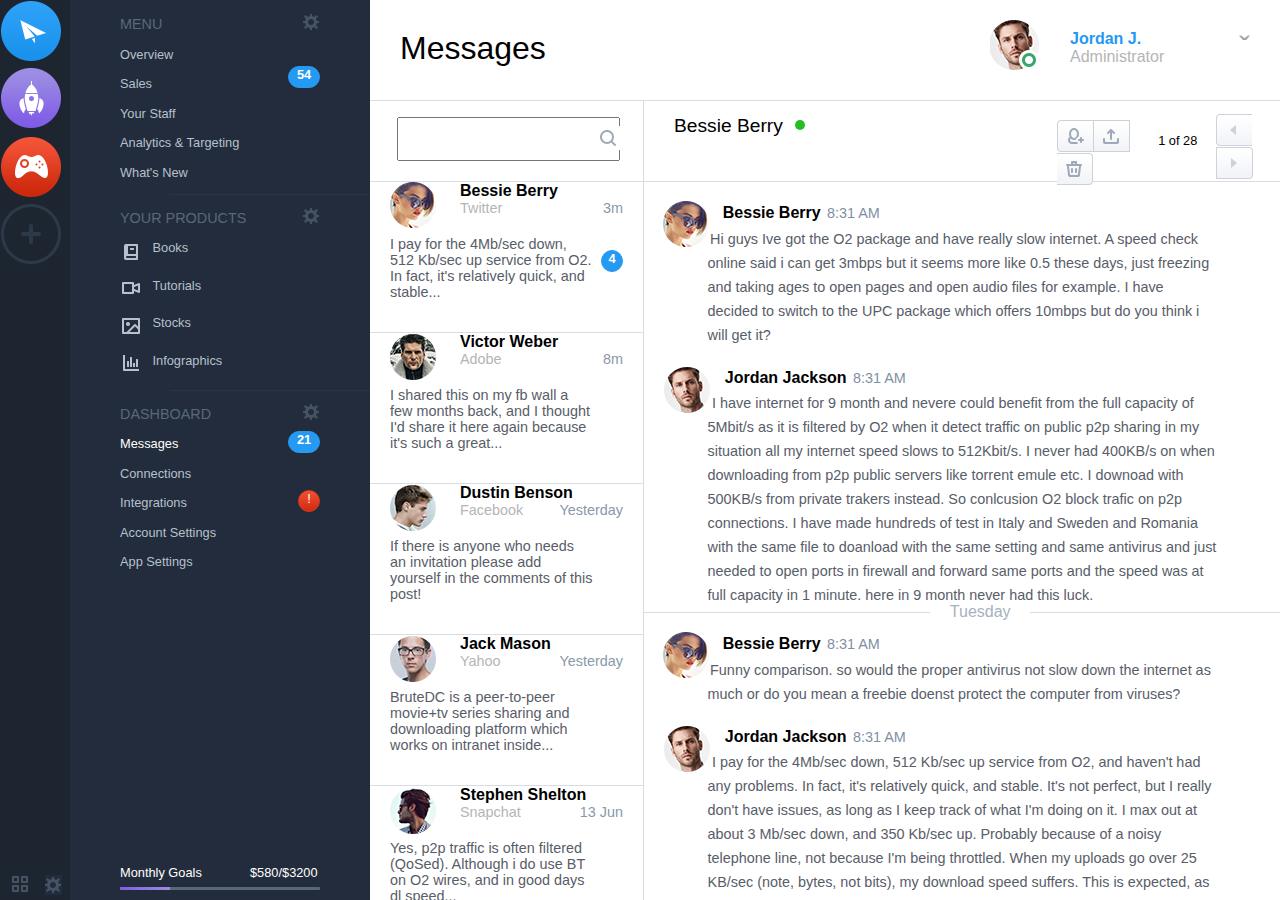
<file: 12-15天设计稿/index.html>
<!DOCTYPE html>
<html lang="en">
<head>
    <meta charset="UTF-8">
    <title>Title</title>
    <link rel="stylesheet" href="layout2.css">
</head>
<body>
<div id="sidebar1">

        <img src="images/paperplane.png" alt="paperplane" id="paperplane">
    <img src="images/rocket.png" alt="rocket" id="rocket">
    <img src="images/entertain.png" alt="entertain" id="entertain">
    <img src="images/plus.png" alt="plus" id="plus">
    <img src="images/more.png" alt="more" id="more">
    <img src="images/setting.png" alt="setting1" id="setting1">

</div>
<section id="bar2">
    <div id="bar2wrap">
    <h1><a href="">MENU</a></h1>
    <img src="images/setting.png" alt="setting2" class="setting2" >
    <h2><a href="">Overview</a></h2>
    <h2><a href="">Sales</a></h2>
    <h2><a href="">Your Staff</a></h2>
    <div class="uncheck" id="unlock1">54</div>
    <h2><a href="">Analytics & Targeting</a></h2>
    <h2><a href="">What's New</a></h2>
<div class="divideline"></div>
    <h1>YOUR PRODUCTS</h1>
    <img src="images/setting.png" alt="settig2" class="setting2">
    <img src="images/book.png" alt="books" id="books">
    <h2 class="part2"><a href="">Books</a></h2>
    <img src="images/tutorials.png" alt="tutorials" id="tutorials">
    <h2 class="part2"><a href="">Tutorials</a></h2>
    <img src="images/stocks.png" alt="stocks" id="stocks">
    <h2 class="part2"><a href="">Stocks</a></h2>
    <img src="images/infographics.png" alt="infographics" id="infographics">
    <h2 class="part2"><a href="">Infographics</a></h2>
    <div class="divideline"></div>
    <h1>DASHBOARD</h1>
    <img src="images/setting.png" alt="setting2" class="setting2">
    <h2><a href="" id="message">Messages</a></h2>
    <div class="uncheck" id="unlock2">21</div>
    <h2><a href="">Connections</a></h2>
    <h2><a href="">Integrations</a></h2>
    <div id="warn">!</div>
    <h2><a href="">Account Settings</a></h2>
    <h2><a href="">App Settings</a></h2>
    <div id="monthlygoal">Monthly Goals</div>
    <div id="dollar">$580/$3200</div>
    <div id="barchar"><div id="color"></div></div>
    </div>
</section>
<section id="content">
    <div id="character">
        <h1>Messages</h1>
        <div id="personality">
            <img src="images/jordan.png" alt="head" id="head">
            <h2>Jordan J.</h2>
            <p>Administrator</p>
        </div>
        <ul><li><a href="">ˇ</a></li></ul>
    </div>
    <hr>
    <div id="maincontent">
        <div id="left">
            <form action="/" method="post" id="search">
                <span class="search_btn"></span>
                <input type="text">
            </form>
            <div id="material" class="border">
                <div id="p1" class="border">
                    <div id="person1">
                        <img src="images/bessie.png" alt="head1" id="head1">
                        <h2>Bessie Berry</h2>
                        <h3>3m</h3>
                        <p class="tool">Twitter</p>
                        <p>I pay for the 4Mb/sec down, 512 Kb/sec up service from O2. In fact, it's relatively quick, and stable...</p>
                        <div id="uncheck2">4</div>
                    </div>
                </div>
                <div id="p2" class="border">
                    <div id="person2">
                        <img src="images/victor.png" alt="head2" id="head2">
                        <h2>Victor Weber</h2>
                        <h3>8m</h3>
                        <p class="tool">Adobe</p>
                        <p>I shared this on my fb wall a few months back, and I thought I'd share it here again because it's such a great...</p>
                    </div>
                </div>
                <div id="p3" class="border">
                    <div id="person3">
                        <img src="images/dustin.png" alt="head3" id="head3">
                        <h2>Dustin Benson</h2>
                        <h3>Yesterday</h3>
                        <p class="tool">Facebook</p>
                        <p>If there is anyone who needs an invitation please add yourself in the comments of this post!</p>
                    </div>
                </div>
                <div id="p4" class="border">
                    <div id="person4">
                        <img src="images/jack.png" alt="head4" id="head4">
                        <h2>Jack Mason</h2>
                        <h3>Yesterday</h3>
                            <p class="tool">Yahoo</p>
                        <p>BruteDC is a peer-to-peer movie+tv series sharing and downloading platform which works on intranet inside...</p>
                    </div>
                </div>
                <div id="p5" class="border">
                    <div id="person5">
                        <img src="images/stephen.png" alt="head5" id="head5">
                        <h2>Stephen Shelton</h2>
                        <h3>13 Jun</h3>
                        <p class="tool">Snapchat</p>
                        <p>Yes, p2p traffic is often filtered (QoSed). Although i do use BT on O2 wires, and in good days dl speed...</p>
                    </div>
                </div>
                <div id="p6">
                    <div id="person6" class="border">
                        <img src="images/sally.png" alt="head6" id="head6">
                        <h2>Sally Willis</h2>
                        <h3>12 Jun</h3>
                        <p class="tool">Twitter</p>
                        <p>Yes, it's O2: 'internet extreme', which is no longer offered.</p>
                    </div>
                </div>
                <div id="p7" class="border">
                    <div id="person7">
                        <img src="images/robert.png" alt="head7" id="head7">
                        <h2>Robert Patton</h2>
                        <h3>9 Jun</h3>
                        <p class="tool">A Team</p>
                        <p>I change my service from this 4Mb plan to their much </p>
                    </div>
                </div>
            </div>
        </div>
        <div id="right" class="border">
            <div id="personstatus" class="border">
                <h1>Bessie Berry</h1>
                <div id="online"></div>
                <div id="imgwrap">
                    <img src="images/user.png" alt="">
                    <img src="images/upload.png" alt="">
                    <img src="images/trash.png" alt="">
                </div>
                <h2>1 of 28</h2>
                <div id="move_back">
                    <img src="images/arrow1.png" alt="">
                    <img src="images/arrow2.png" alt="">
                </div>
            </div>
            <article id="r1" class="border">
                <div class="p1send">
                <img src="images/bessie.png" alt="">
                    <h1>Bessie Berry</h1>
                <h2>8:31 AM</h2>
                <p>Hi guys Ive got the O2 package and have really slow internet. A speed check online said i can get 3mbps but it seems more like 0.5 these days, just freezing and taking ages to open pages and open audio files for example. I have decided to switch to the UPC package which offers 10mbps but do you think i will get it?</p>
                </div>
                <div class="p1get">
                    <img src="images/jordan2.png" alt="">
                    <h1>Jordan Jackson</h1>
                    <h2>8:31 AM</h2>
                    <p>I have internet for 9 month and nevere could benefit from the full capacity of 5Mbit/s as it is filtered by O2 when it detect traffic on public p2p sharing in my situation all my internet speed slows to 512Kbit/s. I never had 400KB/s on when downloading from p2p public servers like torrent emule etc. I downoad with 500KB/s from private trakers instead. So conlcusion O2 block trafic on p2p connections. I have made hundreds of test in Italy and Sweden and Romania with the same file to doanload with the same setting and same antivirus and just needed to open ports in firewall and forward same ports and the speed was at full capacity in 1 minute. here in 9 month never had this luck.</p>
                </div>
            </article>

            <article id="r2" class="border">
                <div id="divideline2">Tuesday</div>
                <div class="p1send">
                    <img src="images/bessie.png" alt="">
                    <h1>Bessie Berry</h1>
                    <h2>8:31 AM</h2>
                    <p>Funny comparison. so would the proper antivirus not slow down the internet as much or do you mean a freebie doenst protect the computer from viruses?</p>
                </div>
                <div class="p1get" >
                    <img src="images/jordan2.png" alt="">
                    <h1>Jordan Jackson</h1>
                    <h2>8:31 AM</h2>
                    <p>I pay for the 4Mb/sec down, 512 Kb/sec up service from O2, and haven't had any problems. In fact, it's relatively quick, and stable. It's not perfect, but I really don't have issues, as long as I keep track of what I'm doing on it. I max out at about 3 Mb/sec down, and 350 Kb/sec up. Probably because of a noisy telephone line, not because I'm being throttled. When my uploads go over 25 KB/sec (note, bytes, not bits), my download speed suffers. This is expected, as downloads require upload bandwidth as well. </p>
                    <div class="imgwrap2">
                    <img src="images/img1.png" alt="">
                    <img src="images/img2.png" alt="">
                    </div>
                </div>
            </article>

            <article id="r3" class="border">
                <div id="divideline3">New Message</div>
                <div class="p1send">
                    <img src="images/bessie.png" alt="">
                    <h1>Bessie Berry</h1>
                    <h2>8:31 AM</h2>
                    <p>I pay for the 4Mb/sec down, 512 Kb/sec up service from O2. In fact, it's relatively quick, and stable. It's not perfect, but I really don't have issues, as long as I keep track of what I'm doing on it. </p>
                </div>
                <button>+</button>
                <input type="text" value="  Well, kinda both :) but more of that second option, i`ve seen many systems infected and crawling with">
            </article>
        </div>
    </div>
</section>
</body>
</html>
</file>
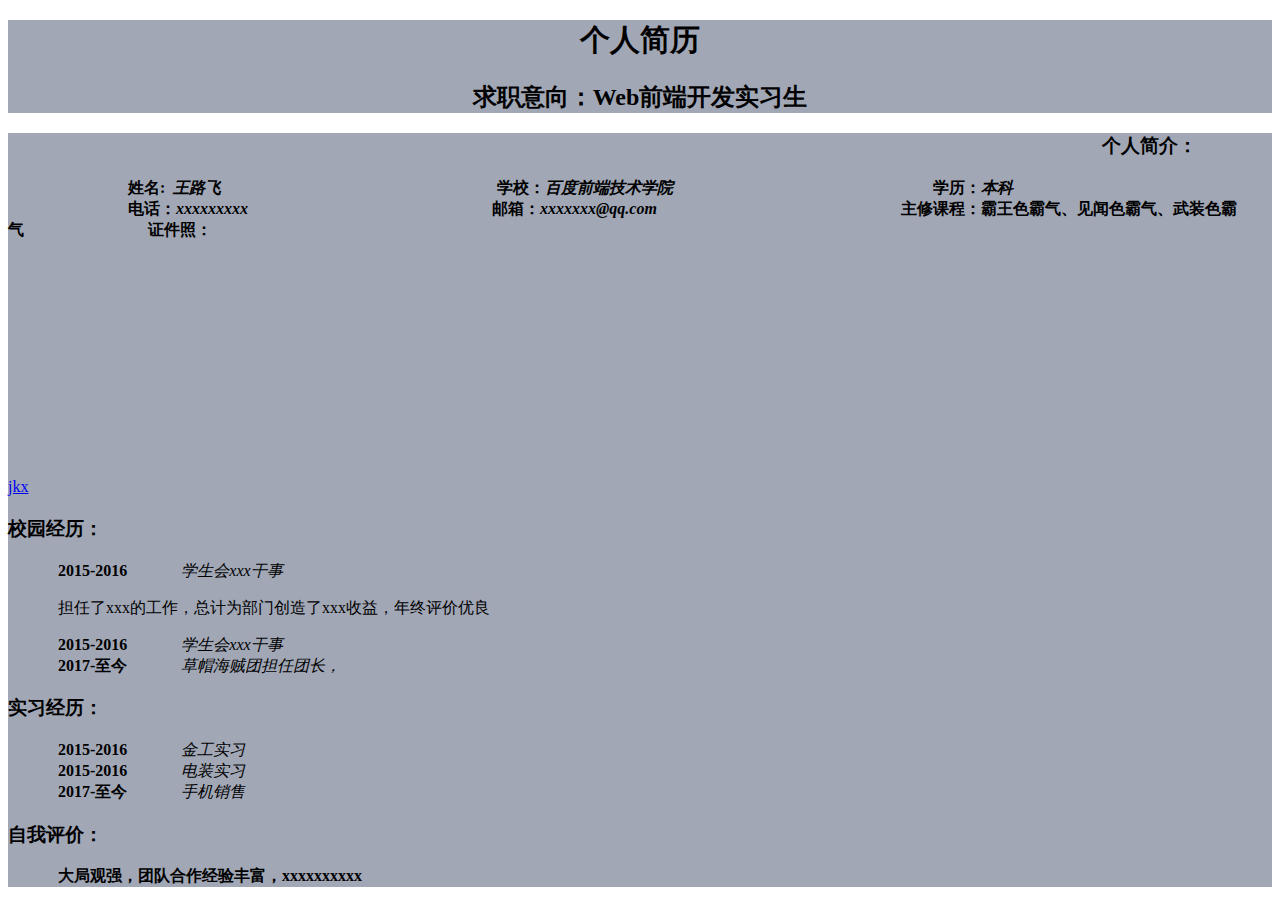
<file: basic_task2_Curriculum Vitae.html>
<!DOCTYPE html>
<html lang="en" xmlns="http://www.w3.org/1999/html" xmlns="http://www.w3.org/1999/html">
<head>
    <meta charset="UTF-8">
    <title>Title</title>
    <link href="CV.css" type="text/css" rel="stylesheet">
</head>
<body>
<header class="bg_container">
    <h1>个人简历</h1>
    <section>
        <h2>求职意向：Web前端开发实习生</h2></section>
    <nav>
        <ul>
            <li><a href="#introduce">个人简介</a> </li>
            <li><a href="#Campus_exp">校园经历</a> </li>
            <li><a href="#practice_exp ">实习经历</a> </li>
            <li><a href="#self_comt">自我评价</a> </li>
        </ul>
    </nav>
</header>
      <div class="bg_container">
       <section id="introduce"><h3>个人简介：</h3>

          <div id="person"><h4>姓名:&nbsp;&nbsp<em>王路飞</em></h4>&nbsp;&nbsp;&nbsp;&nbsp;&nbsp;&nbsp;&nbsp;&nbsp;
                  <h4>学校：<em>百度前端技术学院</em></h4> &nbsp;&nbsp;&nbsp;
                 <h4>学历：<em>本科</em></h4><br>
              <h4>电话：<em>xxxxxxxxx</em></h4>
           <h4>邮箱：<em>xxxxxxx@qq.com</em></h4>
                     <h4>主修课程：霸王色霸气、见闻色霸气、武装色霸气</h4>
              <strong>证件照：</strong><div id="img"></div></div>
          <a href="http://www.baidu.com">jkx</a>
       </section>
          <section id="Campus_exp"><h3>校园经历：</h3></section>
          <h4>2015-2016</h4> <em>学生会xxx干事</em><br>
          <p>担任了xxx的工作，总计为部门创造了xxx收益，年终评价优良</p>
          <h4>2015-2016</h4> <em>学生会xxx干事</em><br>
          <h4>2017-至今</h4> <em>草帽海贼团担任团长，</em><br>
          <section id="practice_exp "><h3>实习经历：</h3></section>
          <h4>2015-2016</h4> <em>金工实习</em><br>
          <h4>2015-2016 </h4><em>电装实习</em><br>
          <h4>2017-至今 </h4><em>手机销售</em><br>
          <section id="self_comt"><h3>自我评价：</h3></section>
          <p><strong>大局观强，团队合作经验丰富，xxxxxxxxxx</strong></p>
      </div>

</body>
</html>
</file>
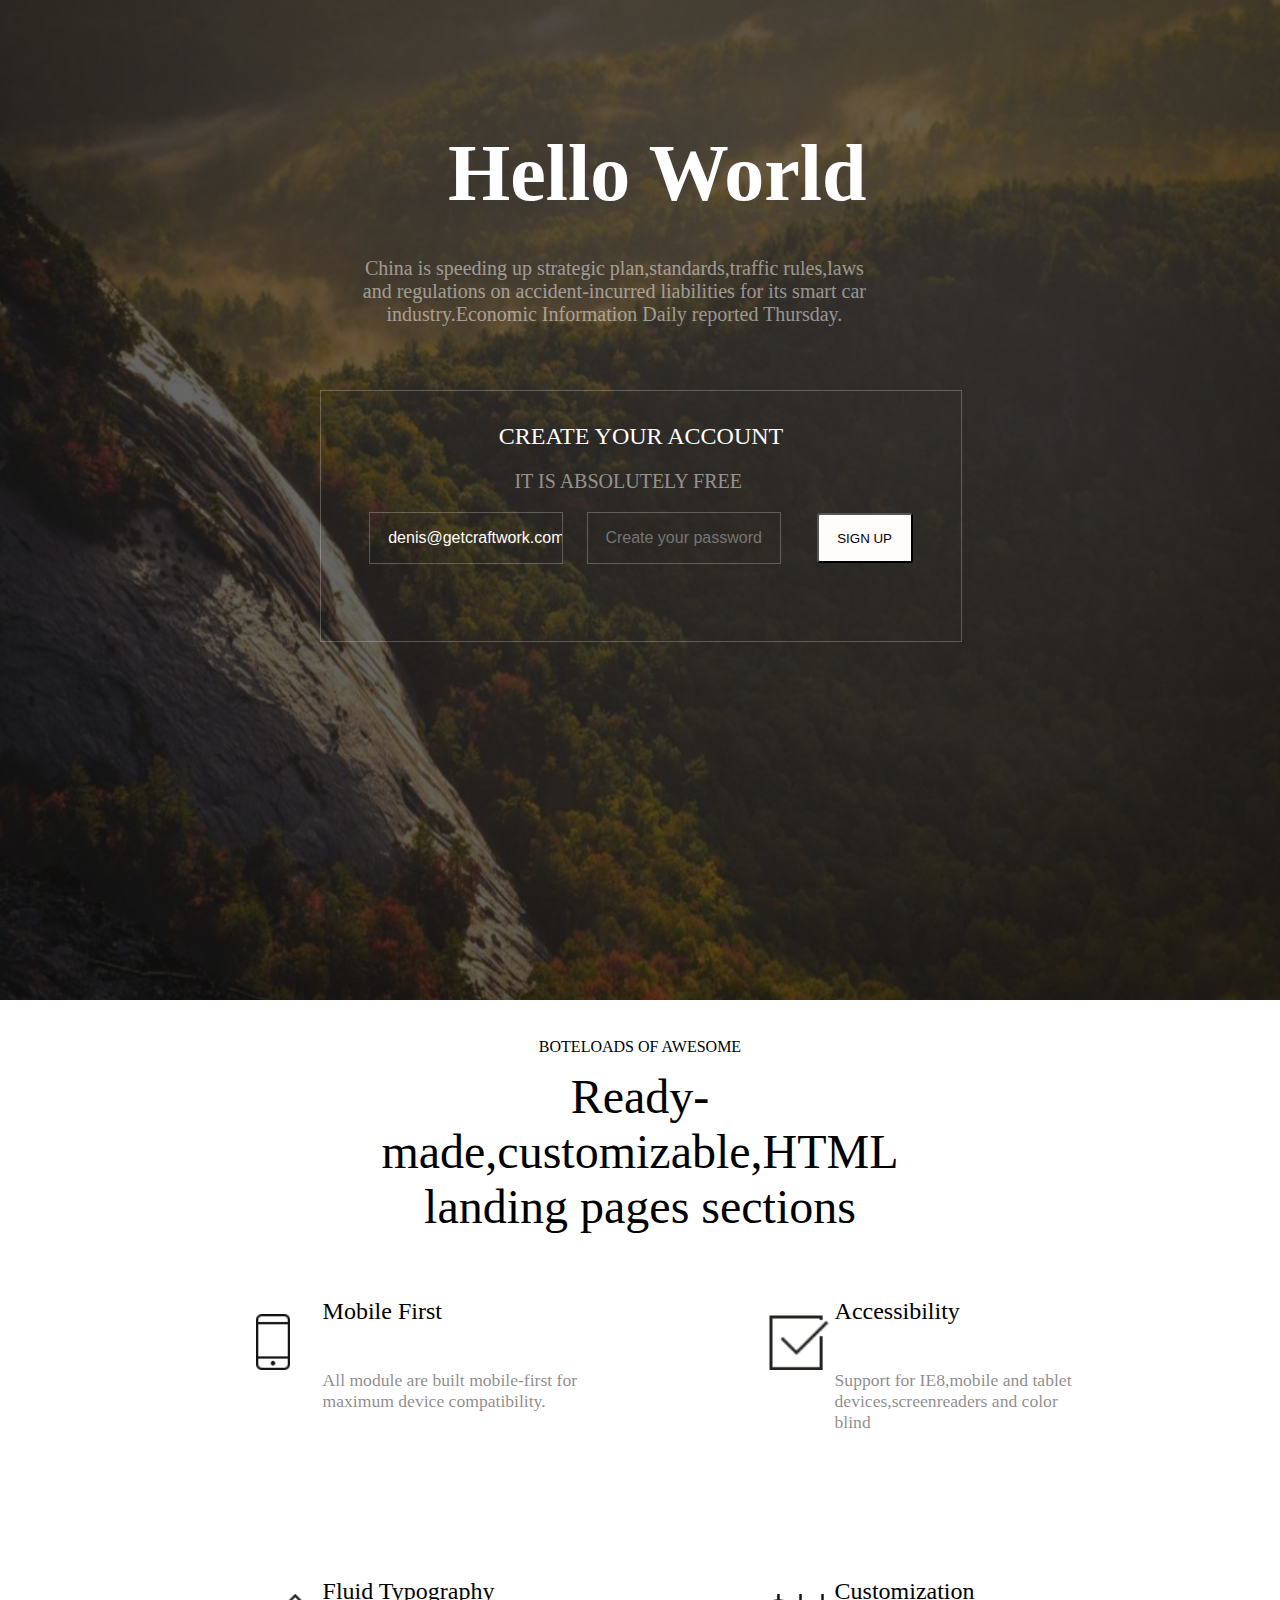
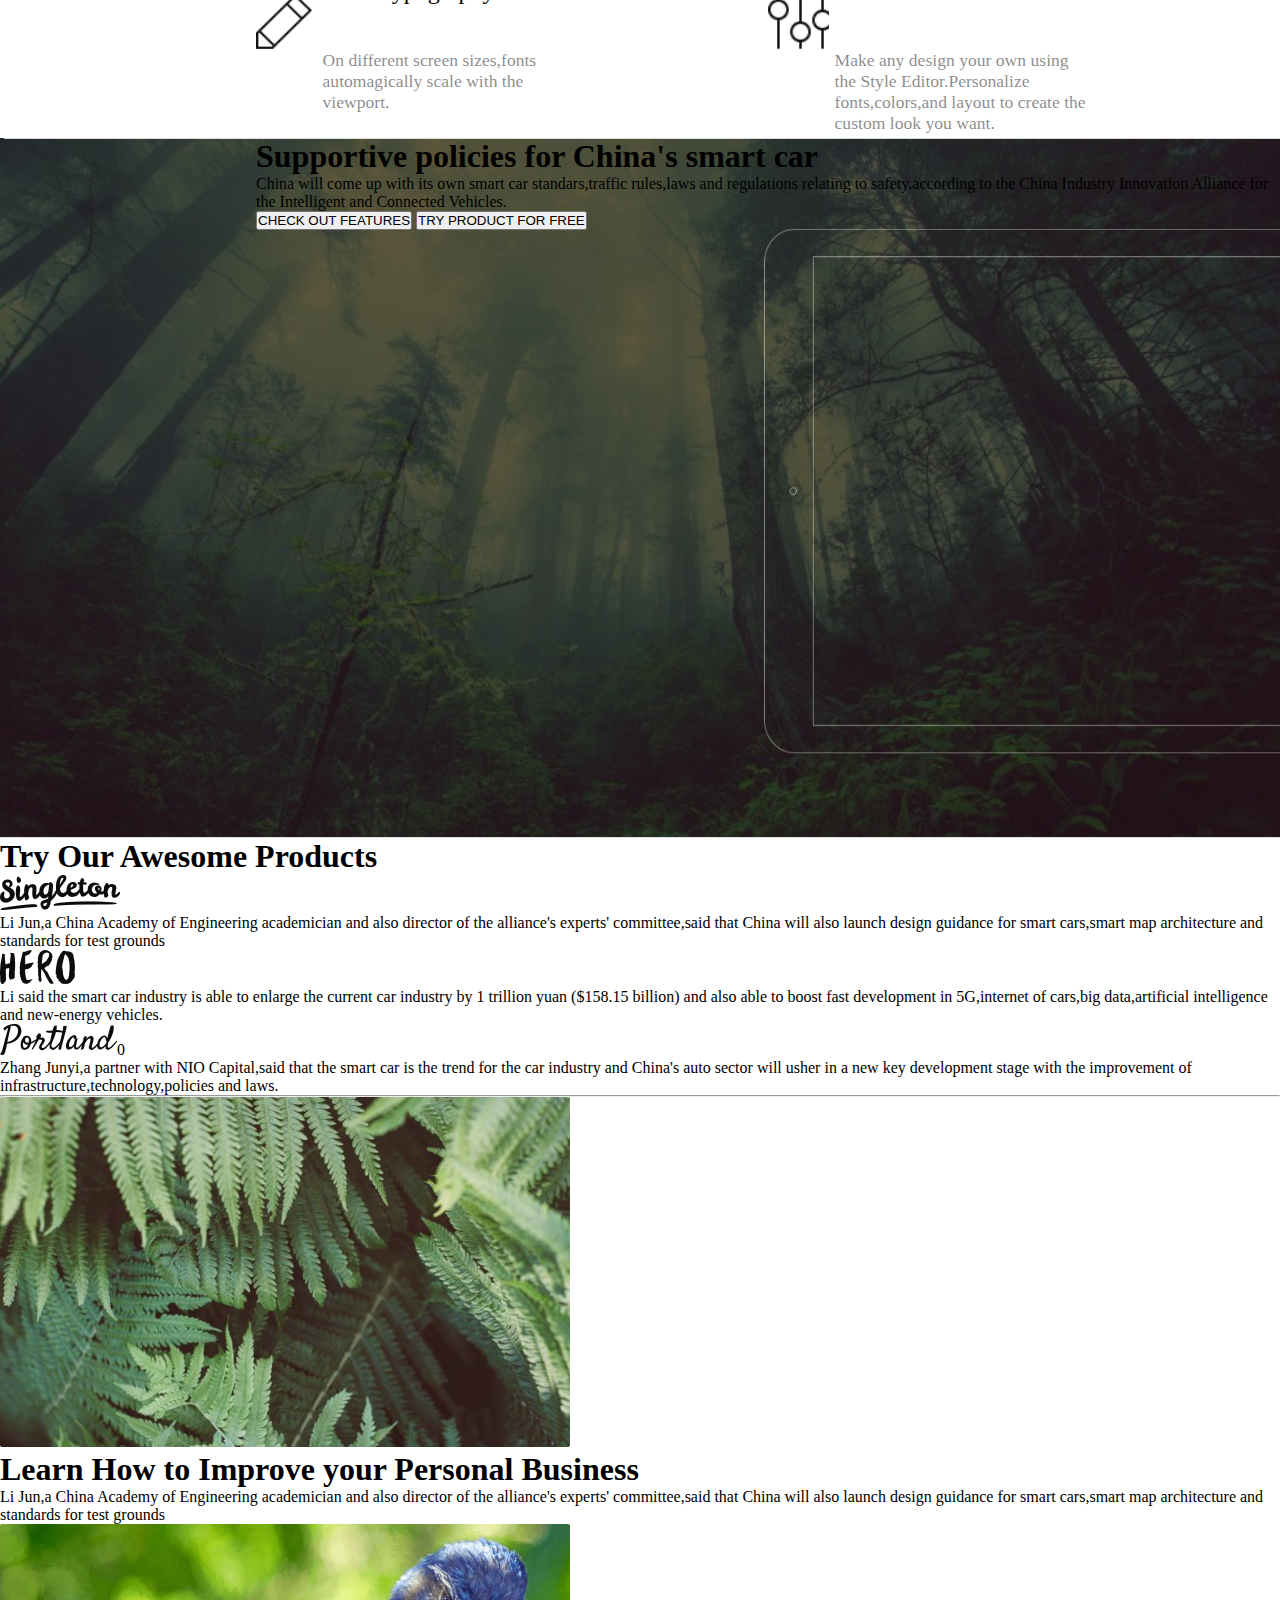
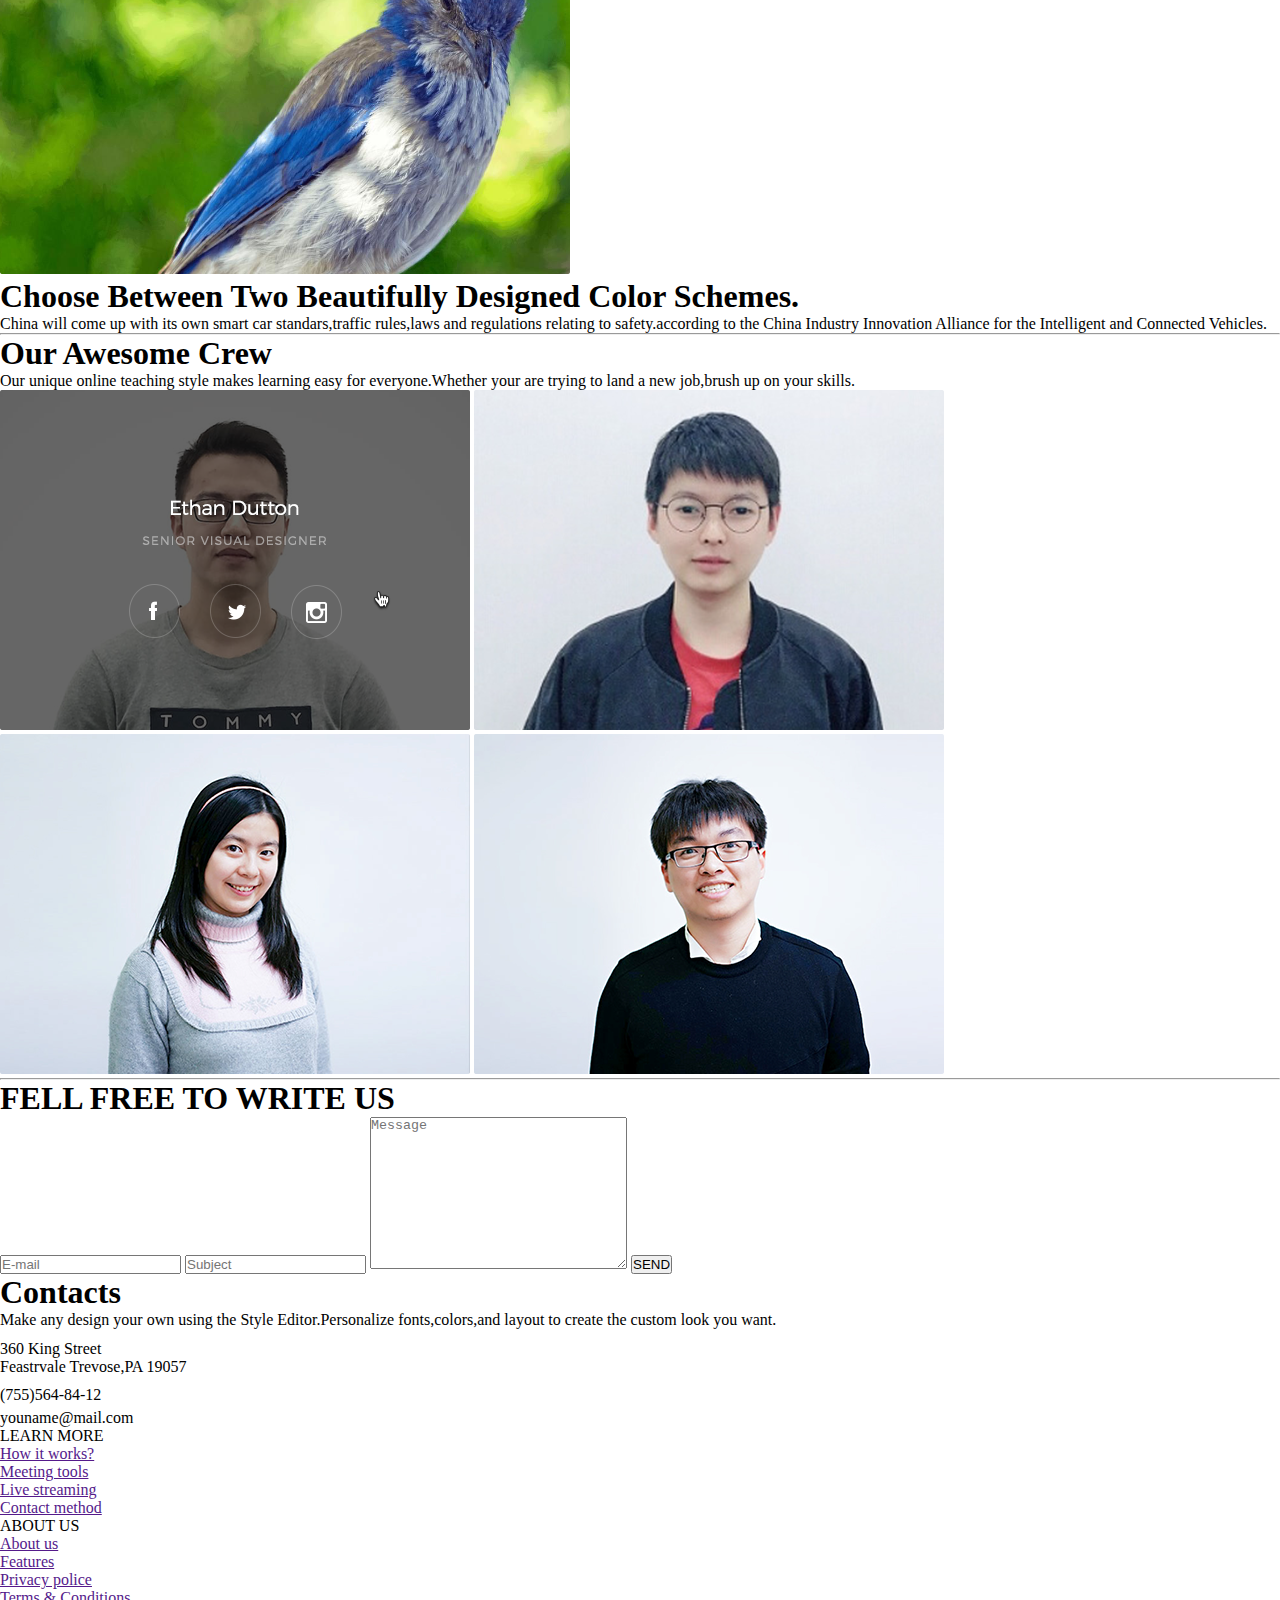
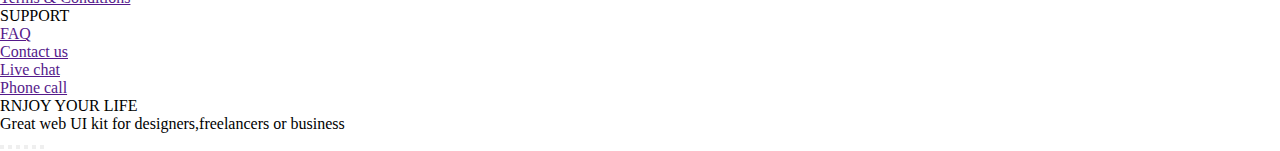
<file: layout1.html>
<!DOCTYPE html>
<html lang="en">
<head>
    <meta charset="UTF-8">
    <title>Title</title>
    <link rel="stylesheet" href="layout1.css">
</head>
<body>
<header>
    <h1>Hello World</h1>
    <p>China is speeding up strategic plan,standards,traffic rules,laws and regulations on accident-incurred liabilities for its smart car industry.Economic Information Daily reported Thursday.</p>
    <div id="register">
        <h2>CREATE YOUR ACCOUNT</h2>
        <p>IT IS ABSOLUTELY FREE</p>
        <input type="text" value="    denis@getcraftwork.com" id="account">
        <input type="password" name="password" placeholder="    Create your password" id="pw">
        <input type="submit" value="SIGN UP" id="submit">
    </div>
</header>
<section id="feature">
    <p>BOTELOADS OF AWESOME</p>
    <h1>Ready-made,customizable,HTML landing pages sections</h1>
    <div id="characterwrap">
    <div id="mobile">
        <img src="images/phone.png" alt="phone">      <!--原本使用li的list-style-image设置小图标，后来发现小图标在一个文档中多次定义会失效，遂摒弃采用Img-->
        <h2>Mobile First</h2>
        <p>All module are built mobile-first for maximum device compatibility.</p>
    </div>
    <div id="accessibility">
        <img src="images/check.png" alt="check">
        <h2>Accessibility</h2>
        <p>Support for IE8,mobile and tablet devices,screenreaders and color blind</p>
    </div>
    <div id="fluid">
        <img src="images/pencil.png" alt="pencil">
        <h2>Fluid Typography</h2>
        <p>On different screen sizes,fonts automagically scale with the viewport.</p>
    </div>
    <div id="customization">
        <img src="images/setting.png" alt="setting">
        <h2>Customization</h2>
        <p>Make any design your own using the Style Editor.Personalize fonts,colors,and layout to create the custom look you want.</p>
    </div>
    </div>
</section>
<section id="background2">
    <div id="bg2wrap">
    <h1>Supportive policies for China's smart car</h1>
    <p>China will come up with its own smart car standars,traffic rules,laws and regulations relating to safety.according to the China Industry Innovation Alliance for the Intelligent and Connected Vehicles.</p>
    <input type="button" value="CHECK OUT FEATURES">
    <input type="button" value="TRY PRODUCT FOR FREE">
    </div>
</section>
    <section id="product">
        <h1>Try Our Awesome Products</h1>
        <div id="singleton">
            <img src="images/Singleton.png" alt="Singleton">
            <article>
                <p>Li Jun,a China Academy of Engineering academician and also director of the alliance's experts' committee,said that China will also launch design guidance for smart cars,smart map architecture and standards for test grounds</p>
            </article>
        </div>
        <div id="hero">
            <img src="images/Hero.png" alt="hero">
            <article>
                <p>Li said the smart car industry is able to enlarge the current car industry by 1 trillion yuan ($158.15 billion) and also able to boost fast development in 5G,internet of cars,big data,artificial intelligence and new-energy vehicles.</p>
            </article>
        </div>
        <div id="portland">
            <img src="images/Portland.png" alt="portland">0
            <article>
                <p>Zhang Junyi,a partner with NIO Capital,said that the smart car is the trend for the car industry and China's auto sector will usher in a new key development stage with the improvement of infrastructure,technology,policies and laws.</p>
            </article>
        </div>
    </section>
<hr/>
<section id="repeat">
    <div id="leaf">
        <img src="images/leaf.png" alt="leaf">
        <h1>Learn How to Improve your Personal Business</h1>
        <p>Li Jun,a China Academy of Engineering academician and also director of the alliance's experts' committee,said that China will also launch design guidance for smart cars,smart map architecture and standards for test grounds</p>
    </div>
    <div id="bird">
        <img src="images/bird.png" alt="bird">
        <h1>Choose Between Two Beautifully Designed Color Schemes.</h1>
        <p>China will come up with its own smart car standars,traffic rules,laws and regulations relating to safety.according to the China Industry Innovation Alliance for the Intelligent and Connected Vehicles.</p>
    </div>
</section>
<hr/>
<section id="crew">
    <h1>Our Awesome Crew</h1>
    <p>Our unique online teaching style makes learning easy for everyone.Whether your are trying to land a new job,brush up on your skills.</p>
    <div id="imgwrap">
        <img src="images/person1.png" alt="person1">
        <img src="images/person2.png" alt="person2">
        <img src="images/person3.png" alt="person3">
        <img src="images/person4.png" alt="person4">
    </div>
</section>
<hr/>
<section>
    <div id="emailwrap">
        <h1>FELL FREE TO WRITE US</h1>
        <input type="email" name="email" placeholder="E-mail">
        <input type="text" name="Subject" placeholder="Subject">
        <textarea name="Message" id="message" cols="30" rows="10" placeholder="Message"></textarea>
        <input type="button" value="SEND">
    </div>
    <h1>Contacts</h1>
    <p>Make any design your own using the Style Editor.Personalize fonts,colors,and layout to create the custom look you want.</p>
    <ul>
        <li style="list-style-image: url(images/location.png)">360 King Street<br>Feastrvale Trevose,PA 19057</li>
        <li style="list-style-image: url(images/telephone.png)">(755)564-84-12</li>
        <li style="list-style-image: url(images/mail.png)">youname@mail.com</li>
    </ul>
</section>
<footer>
    <ul id="learn">
        <li>LEARN MORE</li>
        <li><a href="">How it works?</a></li>
        <li><a href="">Meeting tools</a></li>
        <li><a href="">Live streaming</a></li>
        <li><a href="">Contact method</a></li>
    </ul>
    <ul id="about">
        <li>ABOUT US</li>
        <li><a href="">About us</a></li>
        <li><a href="">Features</a></li>
        <li><a href="">Privacy police</a></li>
        <li><a href="">Terms & Conditions</a></li>
    </ul>
    <ul id="support">
        <li>SUPPORT</li>
        <li><a href="">FAQ</a></li>
        <li><a href="">Contact us</a></li>
        <li><a href="">Live chat</a></li>
        <li><a href="">Phone call</a></li>
    </ul>
    <ul id="enjoy">
        <li>RNJOY YOUR LIFE</li>
        <li>Great web UI kit for designers,freelancers or business</li>
        <div id="buttonwrap">
            <button></button>
            <button></button>
            <button></button>
            <button></button>
            <button></button>
            <button></button>
        </div>
    </ul>
</footer>
</body>
</html>
</file>
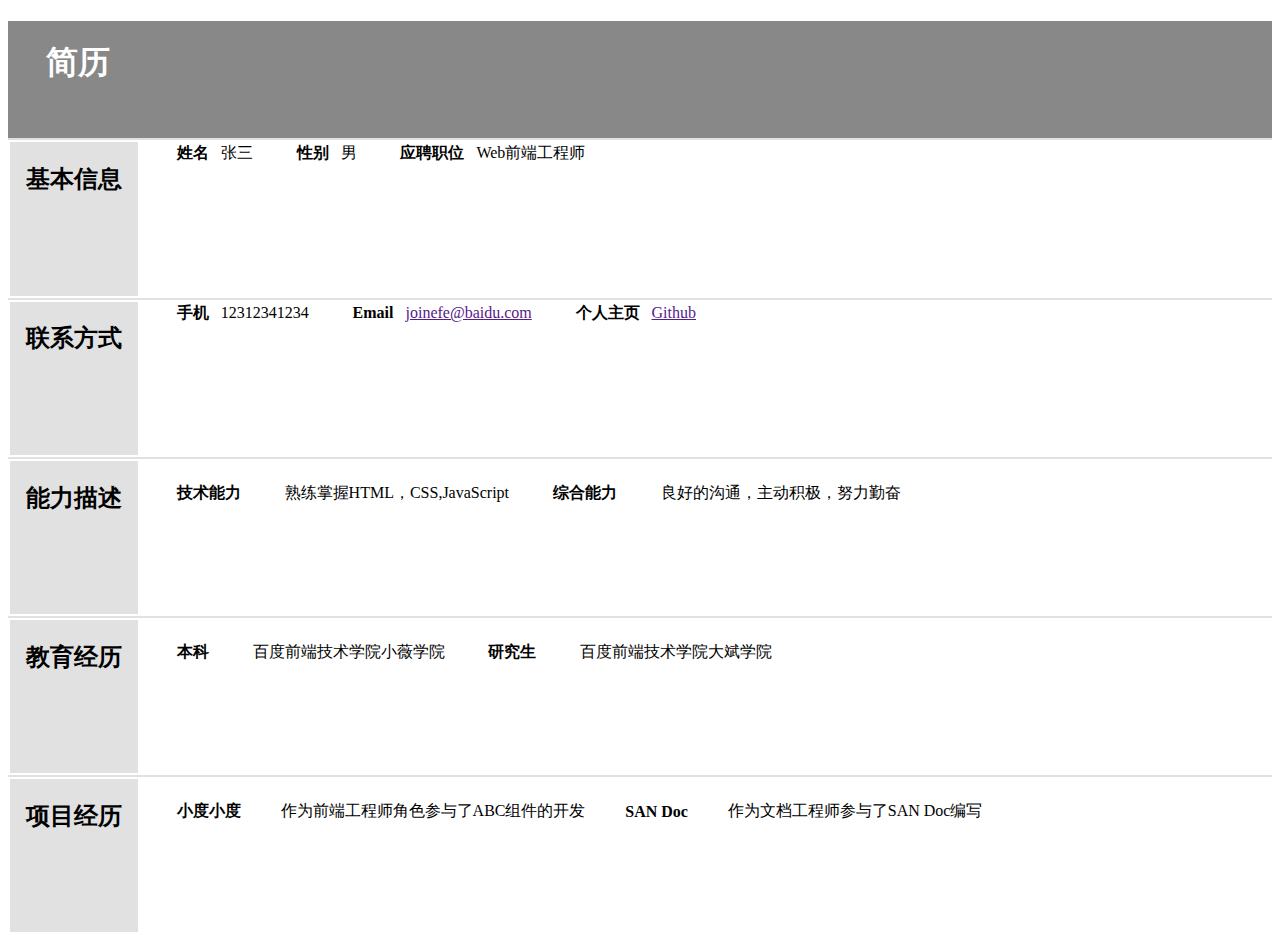
<file: resume.html>
<!DOCTYPE html>
<html lang="en">
<head>
    <meta charset="UTF-8">
    <title>简历</title>
    <link rel="stylesheet" href="style_3.css">
    <script>
        function padEnd(arr,tl,pstr)
        {
            var length=tl;
            var pastr=pstr;
            var str;
            if(length<arr.length)
            {
                console.log(arr);
            }
            else if(pastr.length+arr.length<length)
            {
                for(var i=0;i<length;i++)
                {

                }
        }

            return str;
                }
    </script>
</head>
<body>
<div id="sidebox">
<h1>简历</h1>
</div>
<div id="wrapper">
<section id="basic">
    <table>
        <tr>
            <th>
                <h2>基本信息</h2>
            </th>
        </tr>
        <tr>
            <td><b>姓名</b>&nbsp;&nbsp;&nbsp;张三</td>
            <td><b>性别</b>&nbsp;&nbsp;&nbsp;男</td>
            <td><b>应聘职位</b>&nbsp;&nbsp;&nbsp;Web前端工程师</td>
        </tr>
    </table></section>

 <section id="contact method">
     <table>
        <tr>
            <th>
                <h2>联系方式</h2>
            </th>
        </tr>
        <tr>
            <td><b>手机</b>&nbsp;&nbsp;&nbsp;12312341234</td>
            <td><b>Email</b>&nbsp;&nbsp;&nbsp;<a href="">joinefe@baidu.com</a></td>
            <td><b>个人主页</b>&nbsp;&nbsp;&nbsp;<a href="">Github</a></td>
        </tr>
    </table>
 </section>

<section id="ability">
    <table>
    <tr>
        <th>
            <h2>能力描述</h2>
        </th>
    </tr>
     <tr>
         <td>
                <h4>技术能力</h4>
         </td>
     </tr>
     <tr>
        <td>
            <p>熟练掌握HTML，CSS,JavaScript</p>
        </td>
      </tr>
        <tr>
            <td>
                <h4>综合能力</h4>
            </td>
        </tr>
        <tr>
         <td><p>良好的沟通，主动积极，努力勤奋</p></td>
      </tr>
    </table>

</section>
<section id="eduexp">
    <table>
        <tr><th><h2>教育经历</h2></th></tr>
    <tr>
        <td>
            <h4>本科</h4>
        </td>
    </tr>
    <tr>
        <td>
            <p>百度前端技术学院小薇学院</p>
        </td>
    </tr>

        <tr>
            <td>
                <h4>研究生</h4>
            </td>
        </tr>

        <tr><td><p>百度前端技术学院大斌学院</p></td></tr>
    </table>

</section>
  <section id="projectexp">
      <table>
    <tr>
        <th>
            <h2>项目经历</h2>
        </th>
    </tr>
      <tr>
          <td><h4>小度小度</h4></td></tr>

          <tr><td><p>作为前端工程师角色参与了ABC组件的开发</p></td></tr>

          <tr><td><h4>SAN Doc</h4></td></tr>

          <tr><td><p>作为文档工程师参与了SAN Doc编写</p></td></tr>
      </table>

</section>

</div>
</body>
</html>
</file>
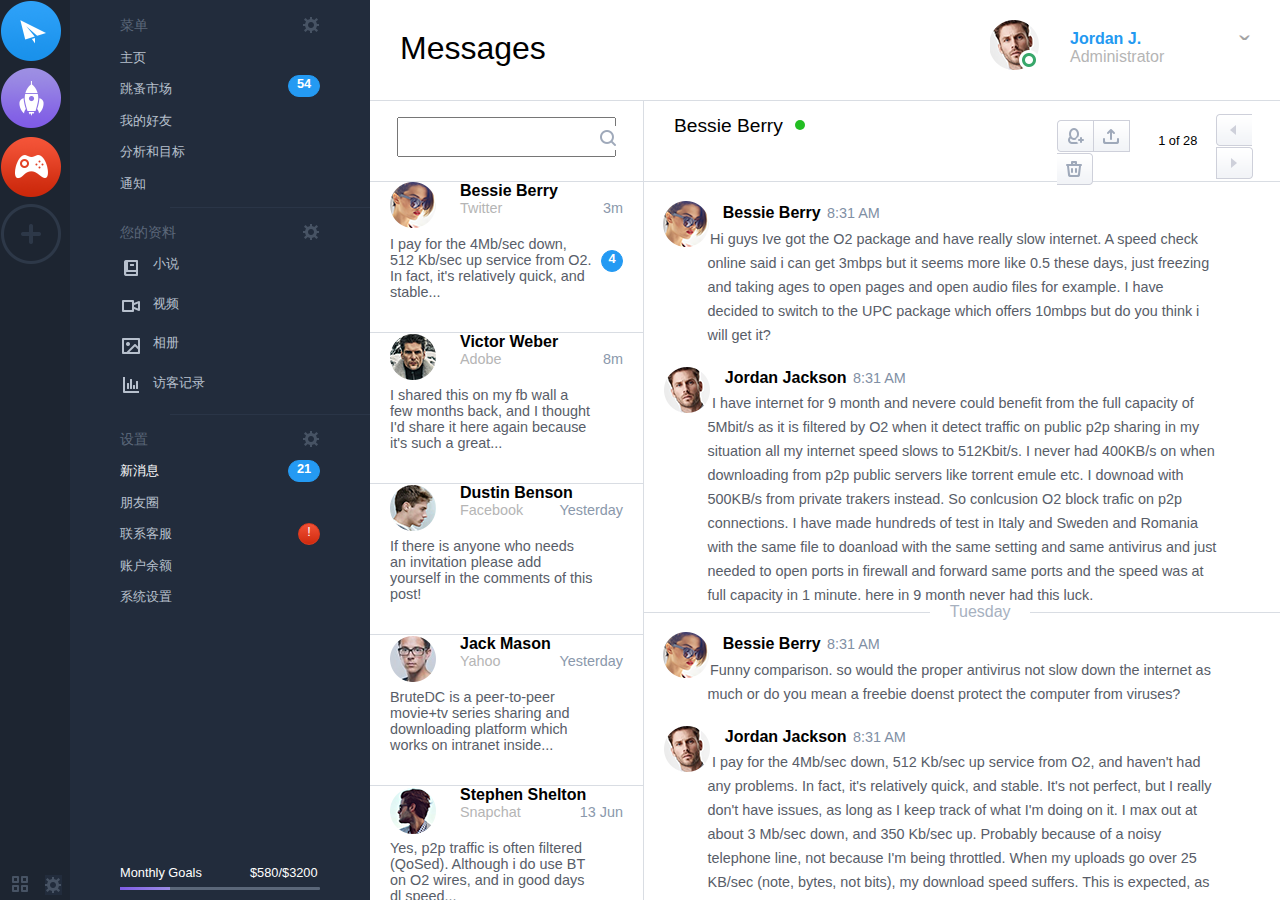
<file: 12-15天设计稿/communicate.html>
<!DOCTYPE html>
<html lang="en">
<head>
    <meta charset="UTF-8">
    <title>Title</title>
    <link rel="stylesheet" href="layout2.css">
</head>
<body>
<div id="sidebar1">

        <input type="image" src="images/paperplane.png" alt="paperplane" id="paperplane">
    <input type="image" src="images/rocket.png" alt="rocket" id="rocket">
    <input type="image" src="images/entertain.png" alt="entertain" id="entertain">
    <input type="image" src="images/plus.png" alt="plus" id="plus">
    <input type="image" src="images/more.png" alt="more" id="more">
    <input type="image" src="images/setting.png" alt="setting1" id="setting1">

</div>
<section id="bar2">
    <div id="bar2wrap">
     <h1><a href="">菜单</a></h1>
    <input type="image" src="images/setting.png" alt="setting2" class="setting2" >
    <h2><a href="">主页</a></h2>
    <h2><a href="">跳蚤市场</a></h2>
    <h2><a href="">我的好友</a></h2>
    <div class="uncheck" id="unlock1">54</div>
    <h2><a href="">分析和目标</a></h2>
    <h2><a href="">通知</a></h2>
<div class="divideline"></div>
    <h1>您的资料</h1>
    <input type="image"   src="images/setting.png" alt="settig2" class="setting2">
    <img src="images/book.png" alt="books" id="books">
    <h2 class="part2"><a href="">小说</a></h2>
    <img src="images/tutorials.png" alt="tutorials" id="tutorials">
    <h2 class="part2"><a href="">视频</a></h2>
    <img src="images/stocks.png" alt="stocks" id="stocks">
    <h2 class="part2"><a href="">相册</a></h2>
    <img src="images/infographics.png" alt="infographics" id="infographics">
    <h2 class="part2"><a href="">访客记录</a></h2>
    <div class="divideline"></div>
    <h1>设置</h1>
    <img src="images/setting.png" alt="setting2" class="setting2">
    <h2><a href="" id="message">新消息</a></h2>
    <div class="uncheck" id="unlock2">21</div>
    <h2><a href="">朋友圈</a></h2>
    <h2><a href="">联系客服</a></h2>
    <div id="warn">!</div>
    <h2><a href="">账户余额</a></h2>
    <h2><a href="">系统设置</a></h2>
    <div id="monthlygoal">Monthly Goals</div>
    <div id="dollar">$580/$3200</div>
    <div id="barchar"><div id="color"></div></div>
    </div>
</section>
<section id="content">
    <div id="character">
        <h1>Messages</h1>
        <div id="personality">
            <input type="image" src="images/jordan.png" alt="head" id="head" onclick="router()">
            <h2>Jordan J.</h2>
            <p>Administrator</p>
        </div>
        <ul><li><a href="">ˇ</a></li></ul>
    </div>
    <hr>
    <div id="maincontent">
        <div id="left">
            <form action="/" method="post" id="search" autocomplete="on">
                <span class="search_btn"></span>
                <input type="search">
            </form>
                <div id="p1" class="border">
                    <div id="person1">
                        <img src="images/bessie.png" alt="head1" id="head1">
                        <h2>Bessie Berry</h2>
                        <h3>3m</h3>
                        <p class="tool">Twitter</p>
                        <p>I pay for the 4Mb/sec down, 512 Kb/sec up service from O2. In fact, it's relatively quick, and stable...</p>
                        <div id="uncheck2">4</div>
                    </div>
                </div>
                <div id="p2" class="border">
                    <div id="person2">
                        <img src="images/victor.png" alt="head2" id="head2">
                        <h2>Victor Weber</h2>
                        <h3>8m</h3>
                        <p class="tool">Adobe</p>
                        <p>I shared this on my fb wall a few months back, and I thought I'd share it here again because it's such a great...</p>
                    </div>
                </div>
                <div id="p3" class="border">
                    <div id="person3">
                        <img src="images/dustin.png" alt="head3" id="head3">
                        <h2>Dustin Benson</h2>
                        <h3>Yesterday</h3>
                        <p class="tool">Facebook</p>
                        <p>If there is anyone who needs an invitation please add yourself in the comments of this post!</p>
                    </div>
                </div>
                <div id="p4" class="border">
                    <div id="person4">
                        <img src="images/jack.png" alt="head4" id="head4">
                        <h2>Jack Mason</h2>
                        <h3>Yesterday</h3>
                            <p class="tool">Yahoo</p>
                        <p>BruteDC is a peer-to-peer movie+tv series sharing and downloading platform which works on intranet inside...</p>
                    </div>
                </div>
                <div id="p5" class="border">
                    <div id="person5">
                        <img src="images/stephen.png" alt="head5" id="head5">
                        <h2>Stephen Shelton</h2>
                        <h3>13 Jun</h3>
                        <p class="tool">Snapchat</p>
                        <p>Yes, p2p traffic is often filtered (QoSed). Although i do use BT on O2 wires, and in good days dl speed...</p>
                    </div>
                </div>
                <div id="p6" class="border">
                    <div id="person6" >
                        <img src="images/sally.png" alt="head6" id="head6">
                        <h2>Sally Willis</h2>
                        <h3>12 Jun</h3>
                        <p class="tool">Twitter</p>
                        <p>Yes, it's O2: 'internet extreme', which is no longer offered.</p>
                    </div>
                </div>
                <div id="p7" class="border">
                    <div id="person7">
                        <img src="images/robert.png" alt="head7" id="head7">
                        <h2>Robert Patton</h2>
                        <h3>9 Jun</h3>
                        <p class="tool">A Team</p>
                        <p>I change my service from this 4Mb plan to their much </p>
                    </div>
                </div>

        </div>
        <div id="right" class="border">
            <div id="personstatus" class="border">
                <h1>Bessie Berry</h1>
                <div id="online"></div>
                <div id="imgwrap">
                    <input type="image" src="images/user.png" alt="">
                    <input type="image" src="images/upload.png" alt="">
                    <input type="image" src="images/trash.png" alt="">
                </div>
                <h2>1 of 28</h2>
                <div id="move_back">
                    <input type="image" src="images/arrow1.png" alt="">
                    <input type="image" src="images/arrow2.png" alt="">
                </div>
            </div>
            <article id="r1" class="border">
                <div class="p1send">
                <img src="images/bessie.png" alt="">
                    <h1>Bessie Berry</h1>
                <h2>8:31 AM</h2>
                <p>Hi guys Ive got the O2 package and have really slow internet. A speed check online said i can get 3mbps but it seems more like 0.5 these days, just freezing and taking ages to open pages and open audio files for example. I have decided to switch to the UPC package which offers 10mbps but do you think i will get it?</p>
                </div>
                <div class="p1get">
                    <img src="images/jordan2.png" alt="">
                    <h1>Jordan Jackson</h1>
                    <h2>8:31 AM</h2>
                    <p>I have internet for 9 month and nevere could benefit from the full capacity of 5Mbit/s as it is filtered by O2 when it detect traffic on public p2p sharing in my situation all my internet speed slows to 512Kbit/s. I never had 400KB/s on when downloading from p2p public servers like torrent emule etc. I downoad with 500KB/s from private trakers instead. So conlcusion O2 block trafic on p2p connections. I have made hundreds of test in Italy and Sweden and Romania with the same file to doanload with the same setting and same antivirus and just needed to open ports in firewall and forward same ports and the speed was at full capacity in 1 minute. here in 9 month never had this luck.</p>
                </div>
            </article>

            <article id="r2" class="border">
                <div id="divideline2">Tuesday</div>
                <div class="p1send">
                    <img src="images/bessie.png" alt="">
                    <h1>Bessie Berry</h1>
                    <h2>8:31 AM</h2>
                    <p>Funny comparison. so would the proper antivirus not slow down the internet as much or do you mean a freebie doenst protect the computer from viruses?</p>
                </div>
                <div class="p1get" >
                    <img src="images/jordan2.png" alt="">
                    <h1>Jordan Jackson</h1>
                    <h2>8:31 AM</h2>
                    <p>I pay for the 4Mb/sec down, 512 Kb/sec up service from O2, and haven't had any problems. In fact, it's relatively quick, and stable. It's not perfect, but I really don't have issues, as long as I keep track of what I'm doing on it. I max out at about 3 Mb/sec down, and 350 Kb/sec up. Probably because of a noisy telephone line, not because I'm being throttled. When my uploads go over 25 KB/sec (note, bytes, not bits), my download speed suffers. This is expected, as downloads require upload bandwidth as well. </p>
                    <div class="imgwrap2">
                    <img src="images/img1.png" alt="">
                    <img src="images/img2.png" alt="">
                    </div>
                </div>
            </article>

            <article id="r3" class="border">
                <div id="divideline3">New Message</div>
                <div class="p1send">
                    <img src="images/bessie.png" alt="">
                    <h1>Bessie Berry</h1>
                    <h2>8:31 AM</h2>
                    <p>I pay for the 4Mb/sec down, 512 Kb/sec up service from O2. In fact, it's relatively quick, and stable. It's not perfect, but I really don't have issues, as long as I keep track of what I'm doing on it. </p>
                </div>
                <button>+</button>
                <input type="text" value="  Well, kinda both :) but more of that second option, i`ve seen many systems infected and crawling with">
            </article>
        </div>
    </div>
</section>
<script src="jQuery%203.3.1.js"></script>
<script src="layout2.js"></script>
</body>
</html>
</file>
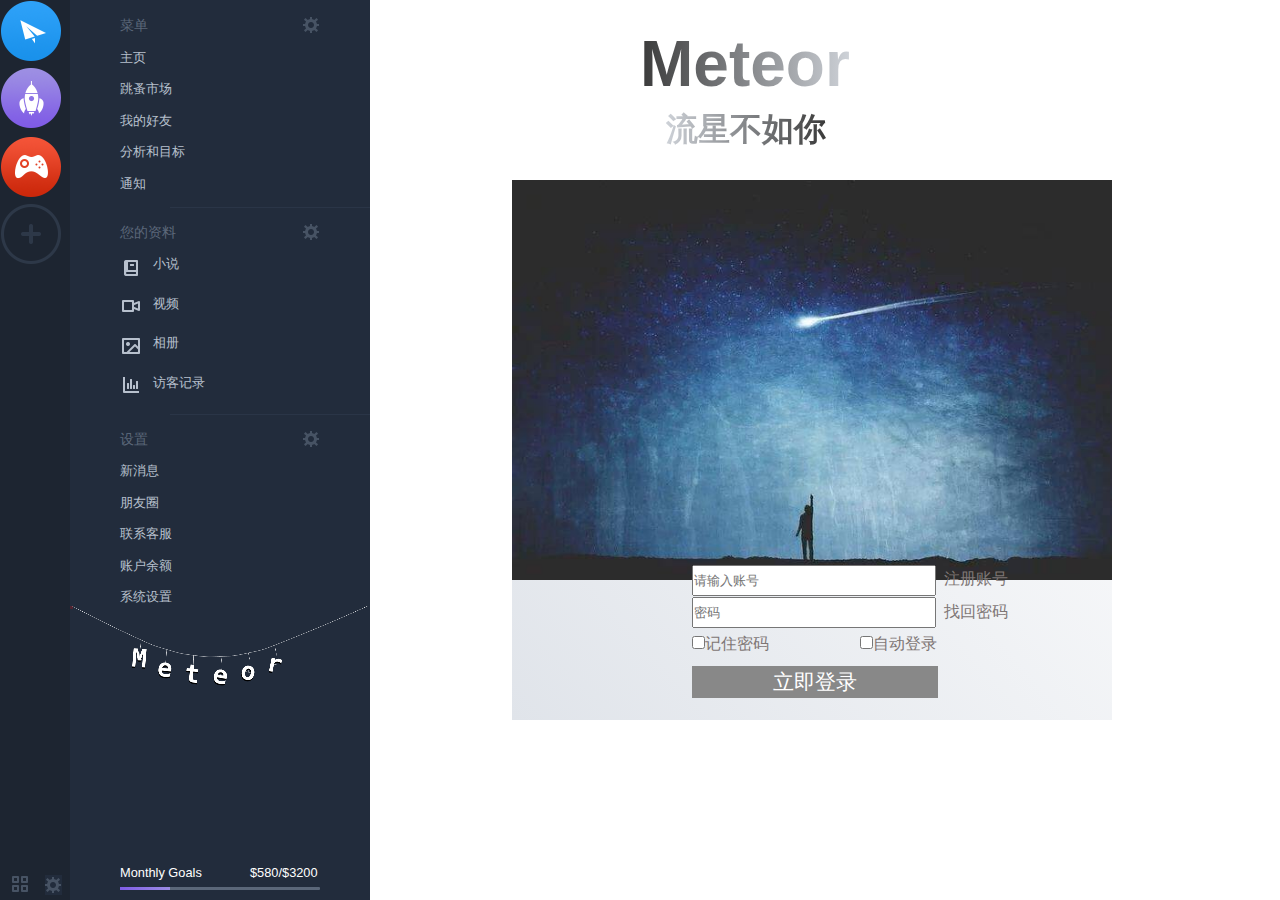
<file: 12-15天设计稿/index2.html>
<!DOCTYPE html>
<html lang="en">
<head>
    <meta charset="UTF-8">
    <title>Title</title>
    <link rel="stylesheet" href="index.css">

</head>
<body>
<div id="sidebar1">

    <input type="image" src="images/paperplane.png" alt="paperplane" id="paperplane">
    <input type="image" src="images/rocket.png" alt="rocket" id="rocket">
    <input type="image" src="images/entertain.png" alt="entertain" id="entertain">
    <input type="image" src="images/plus.png" alt="plus" id="plus">
    <input type="image" src="images/more.png" alt="more" id="more">
    <input type="image" src="images/setting.png" alt="setting1" id="setting1">

</div>
<section id="bar2">
    <div id="bar2wrap">
    <h1><a href="">菜单</a></h1>
    <input type="image" src="images/setting.png" alt="setting2" class="setting2" >
    <h2><a href="">主页</a></h2>
    <h2><a href="">跳蚤市场</a></h2>
    <h2><a href="">我的好友</a></h2>
    <h2><a href="">分析和目标</a></h2>
    <h2><a href="">通知</a></h2>
<div class="divideline"></div>
    <h1>您的资料</h1>
    <input type="image"   src="images/setting.png" alt="settig2" class="setting2">
    <img src="images/book.png" alt="books" id="books">
    <h2 class="part2"><a href="">小说</a></h2>
    <img src="images/tutorials.png" alt="tutorials" id="tutorials">
    <h2 class="part2"><a href="">视频</a></h2>
    <img src="images/stocks.png" alt="stocks" id="stocks">
    <h2 class="part2"><a href="">相册</a></h2>
    <img src="images/infographics.png" alt="infographics" id="infographics">
    <h2 class="part2"><a href="">访客记录</a></h2>
    <div class="divideline"></div>
    <h1>设置</h1>
    <img src="images/setting.png" alt="setting2" class="setting2">
    <h2><a href="" id="message">新消息</a></h2>
    <h2><a href="">朋友圈</a></h2>
    <h2><a href="">联系客服</a></h2>
    <h2><a href="">账户余额</a></h2>
    <h2><a href="">系统设置</a></h2>
    <div id="monthlygoal">Monthly Goals</div>
    <div id="dollar">$580/$3200</div>
    <div id="barchar"><div id="color"></div></div>
    </div> 
     <canvas id="canvas" width="900" height="500"></canvas>
</section>
  
<h1 text="Meteor">Meteor</h1>
 <h2>流星不如你</h2>
    <div id="register">
        <img src="images/meteor.jpg" alt="meteor">
        <div id="input">
            <form name="form" action="communicate.html" method="post" onsubmit="return check(this.form)">    <!--如果不采用php进行表单和数据库验证，只用JS的话要在form上添加onsubmit=“一个函数”。返回值为true，form能成功提交。返回值为false，form不能提交即跳转至action页面-->
                <input type="text" placeholder="请输入账号" class="input" id="input1" name="account" value="">
                <input type="password" placeholder="密码" class="input" id="input2" name="password" value="">
                <label id="rem"><input type="checkbox" name="remember" >记住密码</label>
                <label id="forget"><input type="checkbox" name="自动登录" >自动登录</label>
                <input type="submit" value="立即登录" id="button" >
            </form>
            <a href="" id="a1">注册账号</a>
            <a href="" id="a2">找回密码</a>
        </div>
    </div>


<script src="jQuery%203.3.1.js"></script>
<script src="index.js"></script>
<script src="layout2.js"></script>
</body>
</html>
</file>
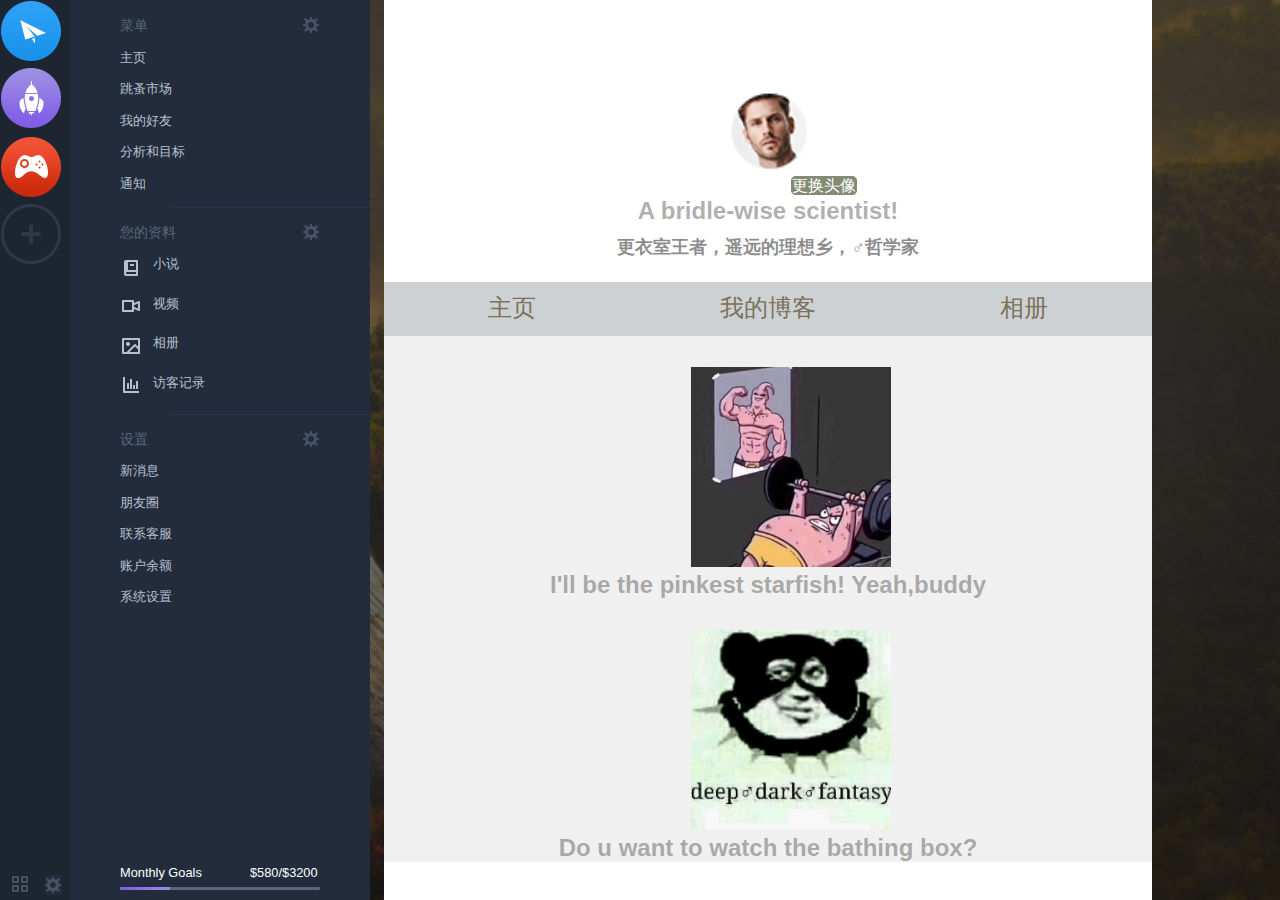
<file: 12-15天设计稿/personal.html>
<!DOCTYPE html>
<html lang="en">
<head>
    <meta charset="UTF-8">
    <title>Title</title>
    <link rel="stylesheet" href="index.css">

</head>
<body>
<div id="sidebar1">

    <input type="image" src="images/paperplane.png" alt="paperplane" id="paperplane">
    <input type="image" src="images/rocket.png" alt="rocket" id="rocket">
    <input type="image" src="images/entertain.png" alt="entertain" id="entertain">
    <input type="image" src="images/plus.png" alt="plus" id="plus">
    <input type="image" src="images/more.png" alt="more" id="more">
    <input type="image" src="images/setting.png" alt="setting1" id="setting1">

</div>
<section id="bar2">
    <div id="bar2wrap">
      <h1><a href="">菜单</a></h1>
    <input type="image" src="images/setting.png" alt="setting2" class="setting2" >
    <h2><a href="">主页</a></h2>
    <h2><a href="">跳蚤市场</a></h2>
    <h2><a href="">我的好友</a></h2>
    <h2><a href="">分析和目标</a></h2>
    <h2><a href="">通知</a></h2>
<div class="divideline"></div>
    <h1>您的资料</h1>
    <input type="image"   src="images/setting.png" alt="settig2" class="setting2">
    <img src="images/book.png" alt="books" id="books">
    <h2 class="part2"><a href="">小说</a></h2>
    <img src="images/tutorials.png" alt="tutorials" id="tutorials">
    <h2 class="part2"><a href="">视频</a></h2>
    <img src="images/stocks.png" alt="stocks" id="stocks">
    <h2 class="part2"><a href="">相册</a></h2>
    <img src="images/infographics.png" alt="infographics" id="infographics">
    <h2 class="part2"><a href="">访客记录</a></h2>
    <div class="divideline"></div>
    <h1>设置</h1>
    <img src="images/setting.png" alt="setting2" class="setting2">
    <h2><a href="" id="message">新消息</a></h2>
    <h2><a href="">朋友圈</a></h2>
    <h2><a href="">联系客服</a></h2>
    <h2><a href="">账户余额</a></h2>
    <h2><a href="">系统设置</a></h2>
    <div id="monthlygoal">Monthly Goals</div>
    <div id="dollar">$580/$3200</div>
    <div id="barchar"><div id="color"></div></div>
    </div>
</section>
<section id="personal">
<div id="bgwrap">
    <div id="userdata">
        <form action="" enctype="multipart/form-data" method="post" id="headpick">
    <div id="inputarea">
    <img src="images/jordan2.png" alt="" id="user">
    </div>
    <label for="pickbutton">更换头像</label>
     <input type="file" id="pickbutton" onchange="change()">
</form>
        <h1>A bridle-wise scientist!</h1>
        <h2>更衣室王者，遥远的理想乡，♂哲学家</h2>
        <div id="nav">
            <ul>
                <li><a href="">主页</a></li>
                <li><a href="">我的博客</a></li>
                <li><a href="">相册</a></li>
            </ul>
        </div>
        <div id="friends">
        <img src="images/Mr.pink.jpg" alt="mr.pink">
        <h1>I'll be the pinkest starfish! Yeah,buddy</h1>
        <img src="images/darkshader.jpg" alt="">
        <h1>Do u want to watch the bathing box?</h1>
        </div>
    </div>
</div>
</section>
</body>
<script src="jQuery%203.3.1.js"></script>
<script src="layout2.js"></script>
</html>
</file>
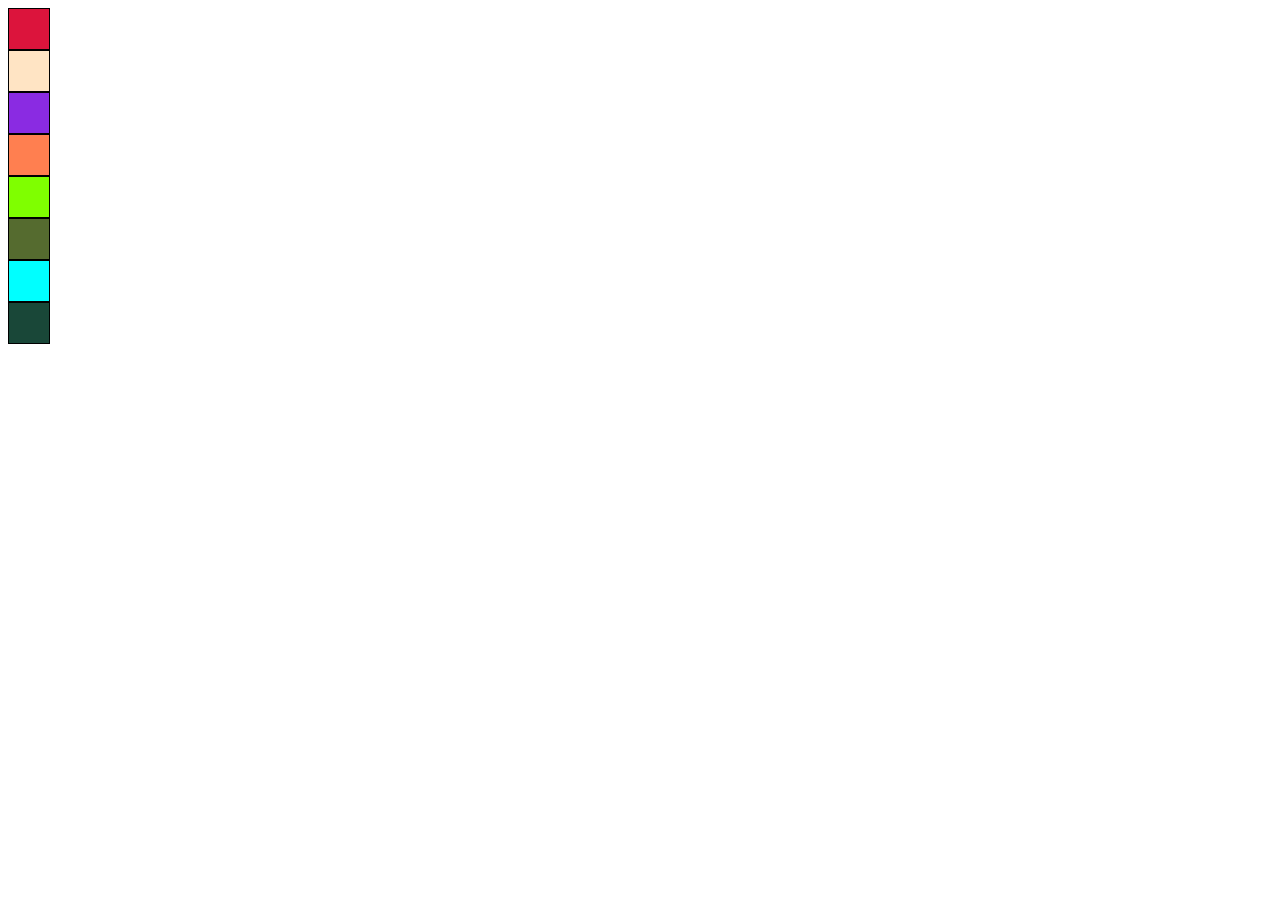
<file: 20-21天/20-21天.html>
<!DOCTYPE html>
<html>
<head>
    <meta charset="UTF-8">
    <title>IFE ECMAScript</title>
    <style>
        .palette {
            margin: 0;
            padding: 0;
            list-style: none;
        }
        .palette li {
            width: 40px;
            height: 40px;
            border: 1px solid #000;
            cursor: pointer;
        }
    </style>
</head>
<body>
<ul class="palette">
    <li style="background-color:crimson"></li>
    <li style="background-color:bisque"></li>
    <li style="background-color:blueviolet"></li>
    <li style="background-color:coral"></li>
    <li style="background-color:chartreuse"></li>
    <li style="background-color:darkolivegreen"></li>
    <li style="background-color:cyan"></li>
    <li style="background-color:#194738"></li>
</ul>

<p class="color-picker"></p>

<script>
    var ul=document.getElementsByTagName("body")[0];
    ul.addEventListener('click',function (ev) {
        var color=ev.target.style.backgroundColor;
        var p=document.getElementsByClassName("color-picker")[0];
        console.log(color);
        console.log(p.style.color);
        p.style.backgroundColor=color;
        p.innerHTML=color;
        p.style.color=color;
        console.log(p.style.backgroundColor);
            ev.target.style.backgroundColor=p.style.color;
    })
</script>
</body>
</html>

</html>
</file>
<file: 12-15天设计稿/layout2.css>
*{
    padding:0;
    margin:0;

}

html{
    height:100%;
    font-family: sans-serif;
}

body{
    height:100%;

}

#sidebar1{
    height:100%;
    width:70px;
    float:left;
    background-color: rgb(29,37,49);
}

#bar2{
    width:300px;
    height:100%;
    float:left;
    background-color: rgb(34,44,60);
}

#content{
    width:-webkit-calc(100% - 370px);
    width:-moz-calc(100% - 370px);              /*在这里学到一个新东西，calc用来动态计算长宽度，进行百分比和数值的运算*/
    width:calc(100% - 370px);
    height:100%;
    float:left;
    overflow: auto;
    position:relative;
}

#sidebar1 #more{
    position: absolute;
    left:10px;
    bottom:5px;
}
#sidebar1 #setting1{
    position:absolute;
   left:45px;
    bottom:5px;
}
.clearfix{
    content:'';
    display: table;
    clear: both;
}

/*bar1初步设置完毕，接下来是bar2*/
#bar2 #bar2wrap{
    margin-left: 50px;
}

#bar2 *{
    margin-top: calc(3% + 7px);
}
#bar2 h2{
    font-size: 0.8em;
    font-weight: lighter;
}
#bar2 h2 a{
    text-decoration: none;
    color:rgb(183,192,205);

}

#bar2 .part2{
   padding-bottom: 3.2%;
    margin-left: 13%;
}
#bar2 h1{
    color:rgb(91,103,121);
    font-weight: lighter;
    font-size: 0.9em;
}
#bar2 h1 a{
    color:rgb(91,103,121);
    text-decoration: none;
}

#bar2 .uncheck{
    width:30px;
    height:20px;
    color:rgb(255,255,255);
    text-align: center;
    border-radius: 15px;
    border:1px solid rgb(36,154,243);
    background-color:rgb(36,154,243) ;
    float:right;
    font-size: 0.8em;
    font-weight: bold;
}
#bar2 #unlock1{
   margin-top:-55px;
    margin-right:50px;
}
#bar2 #unlock2{
    margin-right:50px;
    margin-top:-20px;
}
#bar2 .divideline{
    width:200px;
    height:1px;
    background-color: rgb(42,53,71);
    margin-left: auto;
}
#bar2 #message{
    color:rgb(255,255,255);
}
#bar2 .setting2{
    float: right;
    margin-right: 50px;
    margin-top:-20px;
}
#bar2 #books,#tutorials,#stocks,#infographics{
    display: block;
    float:left;
    margin-left: 0;
}

#bar2 #monthlygoal{
     position:absolute;
     bottom:20px;
     left:120px;
     color:rgb(255,255,255);
     font-size: 0.8em;
 }


#bar2 #dollar{
    position:absolute;
    bottom:20px;
    left:250px;
    color:rgb(255,255,255);
    font-size: 0.8em;
}
#bar2 #barchar{
    width:200px;
    height:3px;
    background-color:rgb(91,103,121);
    border-radius: 1px;
    position: absolute;
    bottom:10px;
    left:120px;
}
#bar2 #barchar #color{
    width:50px;
    height:3px;
    margin-top:0;
    background:-moz-linear-gradient(left,rgb(128,93,230),rgb(155,140,227));  /*firefox里边  渐变方向为left就是从左往右和菜鸟教程上说的不一样*/
     background:-webkit-linear-gradient(left,rgb(128,93,230),rgb(155,140,227));  /*chorme里面也是这样,经过设置为黑白色测试，渐变规律为第一个方向代表了从那个方向开始渲染，第一个颜色为开头颜色，第二个为结尾颜色，菜鸟教程出错了，问题已提交*/
    background:linear-gradient(right,rgb(155,140,227),rgb(128,93,230));    /*设置进度条渐变颜色*/
    margin-left: 0;
}

#bar2 #warn{
    width:20px;
    height:20px;
    border-radius: 15px;
    background:-moz-linear-gradient(bottom,rgb(207,42,14),rgb(242,81,54));   /*用渐变色底部深色，头部浅色更有立体感*/
    background:-webkit-linear-gradient(bottom,rgb(207,42,14),rgb(242,81,54));
    background:linear-gradient(bottom,rgb(207,42,14),rgb(242,81,54));
    border:1px solid rgb(220,57,29);
    text-align: center;
    color: rgb(255,255,255);
    font-size: 0.8em;
    float: right;
    margin-top: -20px;
    margin-right: 50px;
}
#content #character{
    width: 100%;
    height:100px;
}

#content h1{
    font-weight: lighter;
    display:block;
    float:left;
    padding-left: 30px;
    margin-top: 30px;

}
#content #character ul{
    float:right;
    font-size:2em;
    list-style-type: none;
    position:absolute;
    top:30px;
    right:30px;
}
#content #character ul li a{
    text-decoration: none;
    color: rgb(164, 164, 164);
}

#content #character #personality{
    float:right;
    margin-top:20px;
    margin-right: 90px;
    width: 200px;
    height:80px;
}
/*#content #character #personality:after{*/
    /*display:table;*/
    /*content:"";*/
    /*clear:both;*/
/*}*/
#content #character #personality #head{
    display: block;
    float:left;

}
#content #character #personality h2{
    font-weight: bold;
    font-size: 1em;
    color:rgb(35,153,241);
    float:left;
   margin-left: 30px;
    margin-top:10px;
}
#content #character #personality p{
    color:rgb(181,181,181);
    float:left;
    margin-left:30px;

}
#maincontent{
    display: flex;
    height:100%;
}
#maincontent #left{
    flex:3;
    height:100%;
    position:relative;
    /*overflow: scroll;*/
}
#maincontent #right{

    float:left;
    flex:7;
    height:100%;
    margin-left:0;
    display: flex;
    flex-wrap: wrap;
}
#maincontent #left #search .search_btn{
    background-image: url("images/search.png");
    display: inline-block;
    float:left;
    height: 25px;
    width: 25px;
    background-repeat: no-repeat;
    position:absolute;
    left:83%;
    top:25px;
    z-index: 999; /*设置显示优先级*/
}
#maincontent #left #search .search_btn:hover{
    background-position: 0 2px;
}
#maincontent #left #search{
    border-bottom:1px solid rgb(217,221,227);
     height:80px;
    position:relative;
 }
#maincontent #left #search input{
    width:80%;
    height:50%;
    position:absolute;
    left:10%;
    top:20%;
}
#content hr{
    height:1px;
    border:none;
    background-color:rgb(217,221,227);
}
#maincontent #left .border{
    border-bottom:1px solid rgb(217,221,227);
   height:150px;
}
#maincontent #left .border img{
    float:left;
    margin-left: 20px;
}
#maincontent #left .border h2{
    font-size: 1em;
    margin-left:90px;

}
#maincontent #left .border h3{
    float:right;
    padding-right: 20px;
    font-weight: normal;
    font-size: 0.9em;
    color:rgb(138,152,171);
}
#maincontent #left .border .tool{
    font-size: 0.9em;
    color:rgb(181,181,181);
    padding-left: 10px;
    margin-left: 80px;
}
#maincontent #left .border .tool + p{
    font-size: 0.9em;
    font-weight: lighter;
    color:rgb(88,93,104);
    padding-top: 20px;
    padding-left: 20px;
    padding-right: 50px;
}
#maincontent #left  #p1 #person1 #uncheck2{
    width:20px;
    height:20px;
    color:rgb(255,255,255);
    text-align: center;
    border-radius: 20px;
    border:1px solid rgb(36,154,243);
    background-color:rgb(36,154,243) ;
    float:right;
    font-size: 0.8em;
    font-weight: bold;
    margin-top:-50px;
    margin-right: 20px;
    margin-left: 20px;
}
#maincontent #right #personstatus{
    border-left:1px solid rgb(217,221,227);
    border-bottom: 1px solid rgb(217,221,227);
    height:80px;
    width:100%;
    position:relative;
}
#maincontent #right #personstatus h1{
    font-size:1.2em;
    font-weight: lighter;
    margin-top: 2%
}

#maincontent #right #personstatus #online{
    width:10px;
    height:10px;
    border-radius: 10px;
    background-color: #23be23;
    margin-top: 3%;
    margin-left: 2%;
    float:left;
}
#maincontent #right .border{
    border-bottom: 1px solid rgb(217,221,227);
    border-left:1px solid rgb(217,221,227);
    line-height:1.5em;
}
#maincontent #right #r2,#r3{
    position: relative;
}
#maincontent #right #r1{
    margin-top: 0;
    min-height: 430px;
}

#maincontent #right #r2{
    min-height: 450px;
}
#maincontent #right #divideline2{
    width:100px;
    font-weight: lighter;
    text-align: center;
    font-size: 1em;
    color:rgb(167,177,191);
    position:absolute;
    left:45%;
    top:-3%;
    background-color: white;
}
#maincontent #right #divideline3{
    width:150px;
    font-weight: lighter;
    text-align: center;
    font-size: 1em;
    color:rgb(167,177,191);
    position:absolute;
    left:45%;
    top:-10%;
    background-color: white;
}
#maincontent #right #personstatus #imgwrap{
    width:15%;
    position:absolute;
    top:22%;
    right:20%;
}
#maincontent #right #personstatus #imgwrap *{
    float:left;    /*消除连续图片间的空格，还可以采用设置父元素的font-size为0，换行符所致。*/
}
#maincontent #right #personstatus #move_back {
    width:10%;
    float:right;
    margin-top: 1.9%;
}
#maincontent #right #personstatus #move_back *{
    float:left;
}
#maincontent #right #personstatus h2{
    font-weight: lighter;
    font-size: 0.8em;
    position:absolute;
    top:35%;
    right:13%
}
#maincontent #right article img{
    float:left;
    margin-left: 3%;
}
#maincontent #right article h1{
    font-size: 1em;
    font-weight: bold;
    margin-top:0;
    padding-left: 2%;
}
#maincontent #right article h2{
    float:left;
    font-size: 0.9em;
    font-weight: lighter;
    color:rgb(127,143,164);
    padding-left: 1%;
}
#maincontent #right article .p1send{
    margin-top: 3%;
}

#maincontent #right article .p1get{
    margin-top: 3%;
}
#maincontent #right article .p1get .imgwrap2{
    margin-left:7%;
    margin-top: 2%;
}
#maincontent #right article p{
    width:80%;
    display: block;
    padding-top: 4%;
    padding-left: 10%;
    color:rgb(88,93,104);
    font-size: 0.9em;
}
#maincontent #right #r3 button{
    width:50px;
    height:50px;
    font-size: 2em;
    font-weight: lighter;
    float:left;
   margin-left: 5%;
    color: rgb(160, 164, 168);
}
#maincontent #right #r3 input{
    box-sizing: border-box;
    height:50px;
    width:80%;
    color: rgb(160, 164, 168);
}
</file>
<file: CV.css>
header{
    width:100%;
    height:30%;
}
.bg_container{
    background-color: #A1A7B5;
    position:relative;
}

header h1{
    text-align: center;
    font-size: 30px;
}

header h2{
    text-align: center;
}

nav ul{
    list-style: none;

}

nav ul li{
    float:left;
    margin-left: 15%;

}

nav ul li a{
    background-color: #A1A7B5;
    color:white;
    text-decoration: none;
    font-size: 20px;
}
#Campus_exp{
    text-align: left;
    margin-top:20px;
}

p{
    text-indent: 50px;
}
h4{
    display:inline;
    margin:50px;
}

#person{
    height:300px;
}
#person h4{
    margin:120px;
}
#img{   /*证件照*/
    float:right;
    margin-right:200px;
    margin-top:-40px;
    width:130px;
    height:200px;
    background-image: url("https://ss0.bdstatic.com/94oJfD_bAAcT8t7mm9GUKT-xh_/timg?image&quality=100&size=b4000_4000&sec=1524658191&di=f01e59216cb83950c0c40856cf32229b&src=http://p3.gexing.com/shaitu/20120905/1726/50471ab66f360.jpg");
    background-repeat: no-repeat;
    background-size: 130px,200px;
    position:relative;

}
<<<<<<< HEAD
#introduce{
 margin-top: 30px;
=======
#introduce h3{
    margin-top:25px;
>>>>>>> 96df6fb384b67400281ea32260c3f5ffb31c2141
}
</file>
<file: layout1.css>
*{
    padding: 0;
    margin:0;  /*不是body、html标签初始化样式，二是用*标签，不然body上外边距取消不了*/
}
body{
    width: 100%;
    height:100%;
}
header{

    background-image: url("images/background-img1.png");
    background-repeat: no-repeat;
    background-size: 100% 100%;
    background-attachment: scroll;
    width:100%;
    height:1000px;
    color:white;
    position:relative;
}

header h1{
    padding-top: 10%;
    margin-left: 35%;
    font-size: 5em;
}

header p{
    display: block;
    width:40%;
    margin-top: 3%;
    margin-left: 28%;
    font-size:1.25em;
    overflow: hidden;
    color: rgba(255, 252, 252, 0.5);
    text-align: center;
}

header #register{
   display: block;
    border:0.0625em solid rgba(255, 252, 252, 0.25);
    width: 50%;
    height:25%;
    float:left;
    text-align: center;
    margin-left: 25%;
    margin-top: 5%;
}
header #register h2{
    font-weight: normal;
    margin-top: 5%;
}
header #register p{
    margin-top: 3%;
    color: rgba(255, 252, 252, 0.5);
}
header #register #account,#pw{
    width: 30%;
    height:20%;
    margin-top: 3%;
    font-size: 1em;      /*输入框需要设置背景颜色透明才能显示外层背景颜色，transparent*/
    background-color: transparent;
    border:0.0625em solid rgba(255, 252, 252, 0.25);

}
header #register #account{
    color:rgba(255, 252, 252, 1);
}
header #register #pw{
    margin-left: 3%;
    color:rgba(255, 252, 252, 0.25);
}

header #register #submit{
    margin-left: 5%;
    width:15%;
    height:20%;
    padding:0;
    background-color:rgba(255, 252, 252, 1);
    border-radius: 3px;
}
/**
header部分设置完毕，接下来是section1
 */
#feature{
    height:700px;
    background-color: white;
}

#feature>p{
    display:block;
    text-align: center;
    margin-top: 3%;
}
#feature>h1{
    display:block;
    width:50%;
    text-align:center;
    margin-left: 25%;
    font-weight: lighter;
    margin-top:1%;
    font-size: 3em;
}
#feature #characterwrap{
    height:80%;
    display:flex;
    flex-flow: row wrap;
    margin-top: 5%;
}
#feature #characterwrap #mobile,#accessibility,#fluid,#customization{
    width:40%;
    height:50%;


}

#feature #characterwrap img{
  align-self: flex-start;
    display:inline-block;
    margin-left: 50%;
    margin-top: 3%;
    height:20%;
    float:left;
}
#feature #characterwrap h2{
    margin-left: 63%;
    display: block;
    font-weight: lighter;
}
#feature #characterwrap p{
    width:50%;
    float:left;               /*如果单是设置图片float，图片会脱离文档流布局上，段落的范围会穿过图片，但是文字会被图片所阻挡。如果将文字段落也设置为float，则段落范围也被图片所阻挡 */
    margin-left: 63%;
    color: rgba(24, 17, 17,0.5);
    font-size: 1.1em;
}

/*background2板块*/
#background2{
    height:700px;
    background-image: url("images/background-img2.png");
    background-size: 100% 100%;         /*要想背景图片自适应高度宽度，必须bg-size 100% 100%*/
}

#background2 #bg2wrap{
    margin-left: 20%;
}
</file>
<file: style_3.css>
html{
    height:100%;

}

body{
    height:100%;
}

section{
    margin:0 0 0 0;
}
#sidebox{
    width:100%;
    background-color: #888888;
    color: white;
    height:13%;
}
h1{
    padding-top:20px;
    margin-left:3%;
}

table{
   padding:0 0 0 0;
    width:100%;
    border-top:solid #e1e1e1 2px;

}

table body{

}
table tr{
    display:inline;

}
table tr th{
    float:left;
    background-color: #e1e1e1;
    height:151.08px;
    width: 10%;
}

table tr td{
    display: inline-block;
    margin-left:3%;

}
#projectexp,#ability,#eduexp table tr td h4{
    display:block;
}
</file>
<file: 12-15天设计稿/index.css>
*{
    padding:0;
    margin:0;

}

html{
    height:100%;
    font-family: sans-serif;
}

body{
    height:100%;
    position:relative;
}

#sidebar1{
    height:100%;
    width:70px;
    float:left;
    background-color: rgb(29,37,49);
}

#bar2{
    width:300px;
    height:100%;
    float:left;
    background-color: rgb(34,44,60);
}

#content{
    width:-webkit-calc(100% - 370px);
    width:-moz-calc(100% - 370px);              /*在这里学到一个新东西，calc用来动态计算长宽度，进行百分比和数值的运算*/
    width:calc(100% - 370px);
    height:100%;
    float:left;
    overflow: auto;
    position:relative;
}

#sidebar1 #more{
    position: absolute;
    left:10px;
    bottom:5px;
}
#sidebar1 #setting1{
    position:absolute;
    left:45px;
    bottom:5px;
}
.clearfix{
    content:'';
    display: table;
    clear: both;
}

/*bar1初步设置完毕，接下来是bar2*/
#bar2 #bar2wrap{
    margin-left: 50px;
}

#bar2 *{
    margin-top: calc(3% + 7px);
}
#bar2 h2{
    font-size: 0.8em;
    font-weight: lighter;
}
#bar2 h2 a{
    text-decoration: none;
    color:rgb(183,192,205);

}

#bar2 .part2{
    padding-bottom: 3.2%;
    margin-left: 13%;
}
#bar2 h1{
    color:rgb(91,103,121);
    font-weight: lighter;
    font-size: 0.9em;
}
#bar2 h1 a{
    color:rgb(91,103,121);
    text-decoration: none;
}

/*#bar2 .uncheck{*/
    /*width:30px;*/
    /*height:20px;*/
    /*color:rgb(255,255,255);*/
    /*text-align: center;*/
    /*border-radius: 15px;*/
    /*border:1px solid rgb(36,154,243);*/
    /*background-color:rgb(36,154,243) ;*/
    /*float:right;*/
    /*font-size: 0.8em;*/
    /*font-weight: bold;*/
/*}*/
/*#bar2 #unlock1{*/
    /*margin-top:-55px;*/
    /*margin-right:50px;*/
/*}*/
/*#bar2 #unlock2{*/
    /*margin-right:50px;*/
    /*margin-top:-20px;*/
/*}*/
#bar2 .divideline{
    width:200px;
    height:1px;
    background-color: rgb(42,53,71);
    margin-left: auto;
}
#bar2 #message{
    /*color:rgb(255,255,255);*/
}
#bar2 .setting2{
    float: right;
    margin-right: 50px;
    margin-top:-20px;
}
#bar2 #books,#tutorials,#stocks,#infographics{
    display: block;
    float:left;
    margin-left: 0;
}

#bar2 #monthlygoal{
    position:absolute;
    bottom:20px;
    left:120px;
    color:rgb(255,255,255);
    font-size: 0.8em;
}


#bar2 #dollar{
    position:absolute;
    bottom:20px;
    left:250px;
    color:rgb(255,255,255);
    font-size: 0.8em;
}
#bar2 #barchar{
    width:200px;
    height:3px;
    background-color:rgb(91,103,121);
    border-radius: 1px;
    position: absolute;
    bottom:10px;
    left:120px;
}
#bar2 #barchar #color{
    width:50px;
    height:3px;
    margin-top:0;
    background:-moz-linear-gradient(left,rgb(128,93,230),rgb(155,140,227));  /*firefox里边  渐变方向为left就是从左往右和菜鸟教程上说的不一样*/
    background:-webkit-linear-gradient(left,rgb(128,93,230),rgb(155,140,227));  /*chorme里面也是这样,经过设置为黑白色测试，渐变规律为第一个方向代表了从那个方向开始渲染，第一个颜色为开头颜色，第二个为结尾颜色，菜鸟教程出错了，问题已提交*/
    background:linear-gradient(right,rgb(155,140,227),rgb(128,93,230));    /*设置进度条渐变颜色*/
    margin-left: 0;
}

/*#bar2 #warn{*/
    /*width:20px;*/
    /*height:20px;*/
    /*border-radius: 15px;*/
    /*background:-moz-linear-gradient(bottom,rgb(207,42,14),rgb(242,81,54));   !*用渐变色底部深色，头部浅色更有立体感*!*/
    /*background:-webkit-linear-gradient(bottom,rgb(207,42,14),rgb(242,81,54));*/
    /*background:linear-gradient(bottom,rgb(207,42,14),rgb(242,81,54));*/
    /*border:1px solid rgb(220,57,29);*/
    /*text-align: center;*/
    /*color: rgb(255,255,255);*/
    /*font-size: 0.8em;*/
    /*float: right;*/
    /*margin-top: -20px;*/
    /*margin-right: 50px;*/
/*}*/
#content #character{
    width: 100%;
    height:100px;
}

/*登录界面*/
#register{
    height:60%;
position: absolute;
    top:20%;
    left:40%;
    background:-moz-linear-gradient(bottom left, #e0e4ea,rgb(255,255,255));
    background:-webkit-linear-gradient(bottom left,#e0e4ea,rgb(255,255,255));
    background:linear-gradient(bottom left,#e0e4ea,rgb(255,255,255));
}
#register .input{
    display: block;
    width:40%;
    height:5%;
}
#register img{
    width:600px;
    height:400px;
}
#register #input1{
    position:absolute;
    bottom:23%;
    left:30%;
    /*border-radius: 2px;*/
}
#register #input2{
    position: absolute;
    bottom:17%;
    left:30%;
    /*border-radius: 2px;*/
}

#register #rem{
    position:absolute;
    bottom:12%;
    left:30%;
    color: rgb(126, 118, 117);
}
#register #forget{
    position:absolute;
    bottom:12%;
    left:58%;
    color: rgb(126, 118, 117);
}
#register #a1{
    position: absolute;
    left:72%;
    bottom:24%;
    text-decoration: none;
    color: rgb(126, 118, 117);
}
#register #a1:hover{
    color: #1987cc;
}
#register #a2{
    position: absolute;
    left:72%;
    bottom:18%;
    text-decoration: none;
    color: rgb(126, 118, 117);
}
#register #a2:hover{
    color: #1987cc;
}
#register #button{
    width:41%;
    height:6%;
    font-size: 1.3em;
    color:white;
    background-color: #888888;

    text-align:center;
    position:absolute;
    bottom:4%;
    left:30%;
    border:none;
}
#register #button:active{
    background-color: rgb(126, 118, 117);
}
#canvas {
    /*   position: absolute;
      top: 0; right: 0; left: 0;
      margin: auto; */

    margin: auto;
    margin-bottom: 0.5em;
    max-width: 100%;
    height: auto;
    /* 	background:#000; */
}
body>h1{
    position:absolute;
    top:3%;
    left:50%;
    font-size: 4em;
    background:linear-gradient(to right, rgb(58, 58, 58),#ced2d8);
    -webkit-background-clip:text;
    color:transparent;
}
body>h2{
    position:absolute;
    top:12%;
    left:52%;
    font-size: 2em;
    background:linear-gradient(to right, #ced2d8,rgb(58, 58, 58));
    -webkit-background-clip:text;
    color:transparent;
    text-align: center;
}

#personal{
    height:100%;
    width: 100%;
}
#personal #bgwrap{
    background-image: url("images/background-img1.png");
    height:100%;
    background-repeat: no-repeat;
    background-attachment: scroll;
    background-size: 100% 100%;
}
#personal #bgwrap #userdata{
    width:60%;
    height:100%;
    background-color: white;
    margin-left: 30%;
 }
#personal #bgwrap #userdata #user{
    width:80px;
    height:80px;
    margin-left: 45%;
    margin-top: 12%;
}
#personal #bgwrap #userdata h1{
    color: rgba(88, 88, 88, 0.48);
    text-align: center;
    font-size: 1.5em;
}
#personal #bgwrap #userdata h2{
    color: rgba(88, 88, 88, 0.69);
    text-align: center;
    font-size: 1.1em;
    padding-top: 10px;
}
#personal #bgwrap #nav{
    width: 100%;
    height:6%;
    margin-top: 3%;
}
#personal #bgwrap #nav ul{
    list-style-type: none;
    height:100%;
    background: rgba(166, 172, 178, 0.553);
    display: flex;
    flex-flow: wrap row;
}
#personal #bgwrap #nav ul li{
    flex:1;
    text-align: center;
    font-size: 1.5em;
}
#personal #bgwrap #nav ul li a{
    display: block;
    text-decoration: none;
    color: rgb(122, 113, 89);
    margin-top: 10px;
}
#personal #bgwrap #userdata form label{
    width:30px;
    height:10px;
    margin-left: 53%;
    border: 1px solid rgb(131, 139, 117);
    color: white;
    background-color: rgb(131, 139, 117);
    border-radius:5px;
}
#personal #bgwrap #userdata form #pickbutton{
       display: none;
}
#personal #bgwrap #userdata #friends{
    background-color:rgba(0, 0, 0, 0.059) ;
}
#personal #bgwrap #userdata #friends img{
    width: 200px;
    height:200px;
    margin-left: 40%;
    margin-top: 4%;
}
</file>
